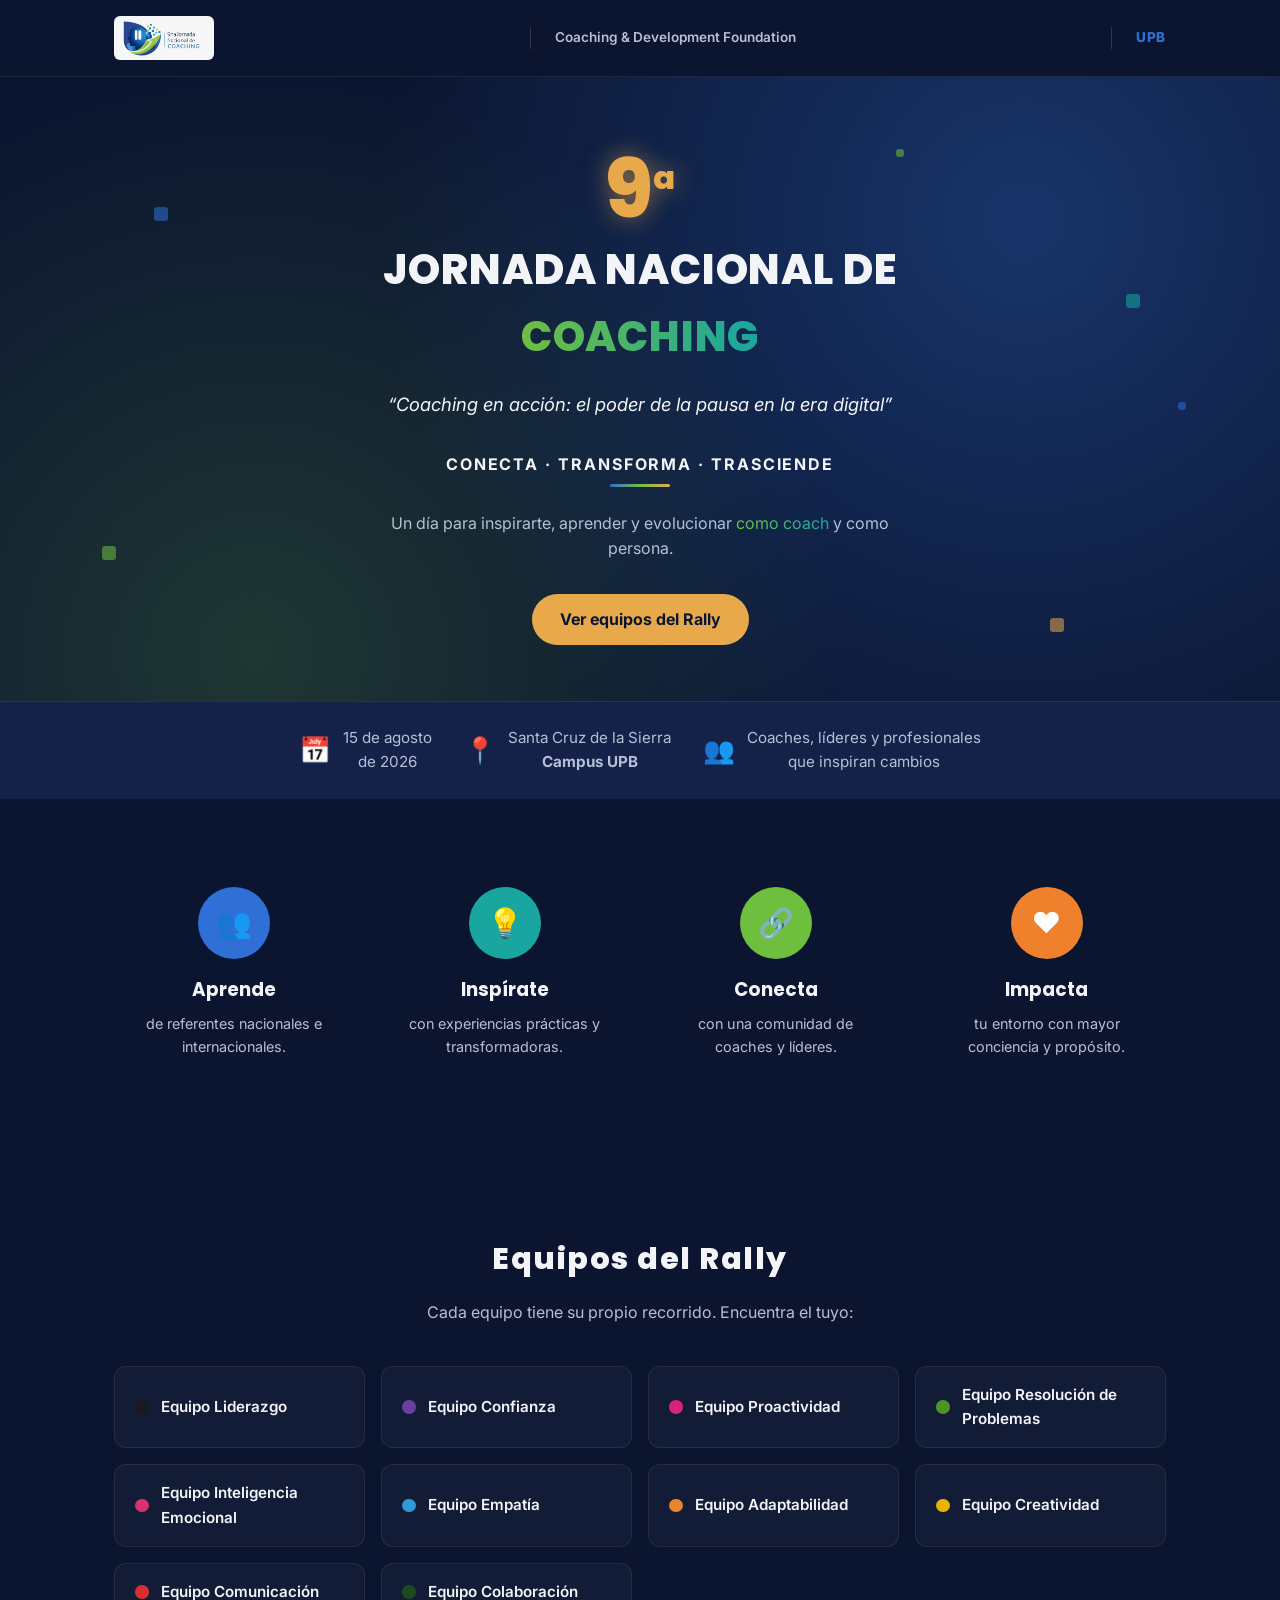
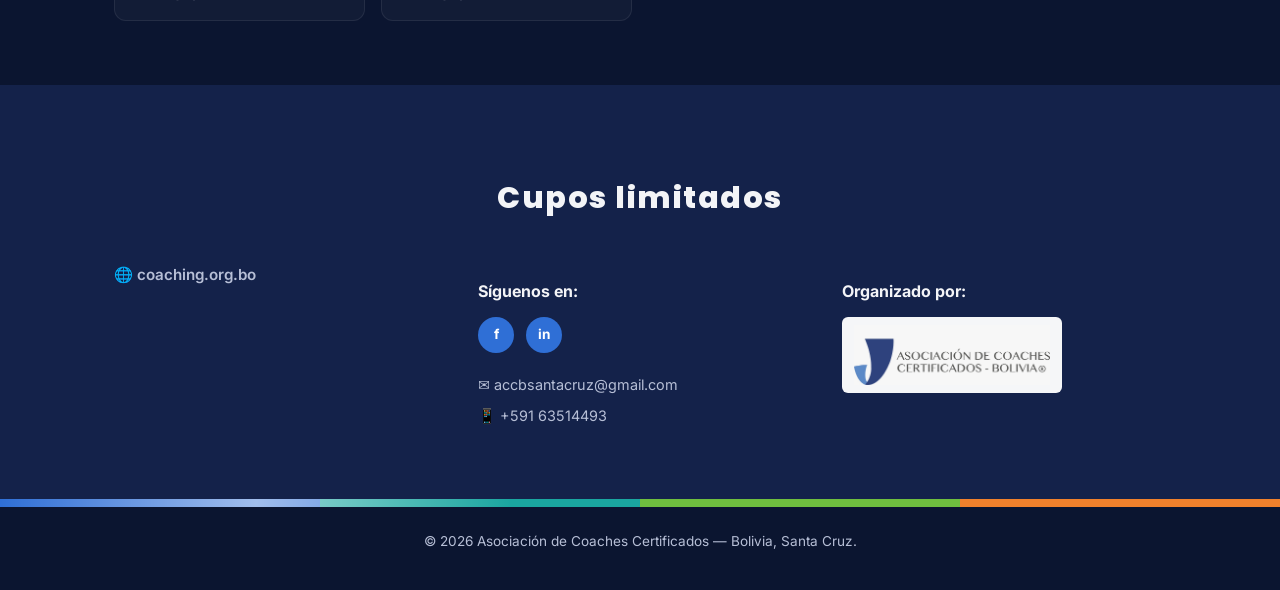
<file: index.html>
<!DOCTYPE html>
<html lang="es">
<head>
  <meta charset="UTF-8" />
  <meta name="viewport" content="width=device-width, initial-scale=1.0" />
  <title>9ª Jornada Nacional de Coaching</title>
  <meta name="description" content="Coaching en acción: el poder de la pausa en la era digital. 15 de agosto de 2026, Santa Cruz de la Sierra, Campus UPB." />
  <link rel="preconnect" href="https://fonts.googleapis.com" />
  <link rel="preconnect" href="https://fonts.gstatic.com" crossorigin />
  <link href="https://fonts.googleapis.com/css2?family=Poppins:wght@600;700;800&family=Inter:wght@400;500;600&display=swap" rel="stylesheet" />
  <link rel="stylesheet" href="css/styles.css" />
</head>
<body>

  <!-- Barra de logos -->
  <header class="logobar">
    <div class="container logobar__inner">
      <img class="logobar__logo" src="img/logo-jornada.png" alt="9na Jornada Nacional de Coaching" />
      <!-- TODO: reemplazar por <img src="img/logo-cdf.png" alt="Coaching & Development Foundation"> -->
      <span class="logobar__partner">Coaching &amp; Development Foundation</span>
      <!-- TODO: reemplazar por <img src="img/logo-upb.png" alt="UPB"> -->
      <span class="logobar__partner logobar__partner--upb">UPB</span>
    </div>
  </header>

  <main>
    <!-- Hero -->
    <section class="hero">
      <div class="hero__bg" aria-hidden="true">
        <span class="dot dot--blue"></span>
        <span class="dot dot--green"></span>
        <span class="dot dot--teal"></span>
        <span class="dot dot--gold"></span>
        <span class="dot dot--blue dot--sm"></span>
        <span class="dot dot--green dot--sm"></span>
      </div>
      <div class="container hero__content">
        <p class="hero__ordinal hero__reveal"><span>9</span><sup>a</sup></p>
        <h1 class="hero__reveal hero__reveal--1">JORNADA NACIONAL DE<br /><span class="highlight">COACHING</span></h1>
        <p class="hero__quote hero__reveal hero__reveal--2">&ldquo;Coaching en acción: el poder de la pausa en la era digital&rdquo;</p>
        <p class="hero__tagline hero__reveal hero__reveal--3">CONECTA &middot; TRANSFORMA &middot; TRASCIENDE</p>
        <p class="hero__desc hero__reveal hero__reveal--4">
          Un día para inspirarte, aprender y evolucionar
          <span class="highlight">como coach</span> y como persona.
        </p>
        <a href="#equipos" class="btn hero__reveal hero__reveal--4">Ver equipos del Rally</a>
      </div>

      <div class="infobar">
        <div class="container infobar__inner">
          <div class="infobar__item">
            <span class="infobar__icon">📅</span>
            <span>15 de agosto<br />de 2026</span>
          </div>
          <div class="infobar__item">
            <span class="infobar__icon">📍</span>
            <span>Santa Cruz de la Sierra<br /><strong>Campus UPB</strong></span>
          </div>
          <div class="infobar__item">
            <span class="infobar__icon">👥</span>
            <span>Coaches, líderes y profesionales<br />que inspiran cambios</span>
          </div>
        </div>
      </div>
    </section>

    <!-- Pilares -->
    <section id="pilares" class="section pillars">
      <div class="container">
        <div class="pillars__grid">
          <article class="pillar reveal">
            <div class="pillar__icon pillar__icon--blue">👥</div>
            <h3>Aprende</h3>
            <p>de referentes nacionales e internacionales.</p>
          </article>
          <article class="pillar reveal reveal--delay-1">
            <div class="pillar__icon pillar__icon--teal">💡</div>
            <h3>Inspírate</h3>
            <p>con experiencias prácticas y transformadoras.</p>
          </article>
          <article class="pillar reveal reveal--delay-2">
            <div class="pillar__icon pillar__icon--green">🔗</div>
            <h3>Conecta</h3>
            <p>con una comunidad de coaches y líderes.</p>
          </article>
          <article class="pillar reveal reveal--delay-3">
            <div class="pillar__icon pillar__icon--orange">❤️</div>
            <h3>Impacta</h3>
            <p>tu entorno con mayor conciencia y propósito.</p>
          </article>
        </div>
      </div>
    </section>

    <!-- Equipos del Rally -->
    <section id="equipos" class="section equipos">
      <div class="container">
        <h2 class="equipos__title reveal">Equipos del Rally</h2>
        <p class="equipos__desc reveal reveal--delay-1">
          Cada equipo tiene su propio recorrido. Encuentra el tuyo:
        </p>

        <div class="equipos__grid">
          <a href="equipo-liderazgo.html" class="equipo-card reveal">
            <span class="equipo-card__dot" style="background-color: #1a1a1a"></span>
            Equipo Liderazgo
          </a>
          <a href="equipo-confianza.html" class="equipo-card reveal reveal--delay-1">
            <span class="equipo-card__dot" style="background-color: #6a3fa0"></span>
            Equipo Confianza
          </a>
          <a href="equipo-proactividad.html" class="equipo-card reveal reveal--delay-2">
            <span class="equipo-card__dot" style="background-color: #d6247a"></span>
            Equipo Proactividad
          </a>
          <a href="equipo-resolucion-de-problemas.html" class="equipo-card reveal reveal--delay-3">
            <span class="equipo-card__dot" style="background-color: #4c9424"></span>
            Equipo Resolución de Problemas
          </a>
          <a href="equipo-inteligencia-emocional.html" class="equipo-card reveal">
            <span class="equipo-card__dot" style="background-color: #d6336c"></span>
            Equipo Inteligencia Emocional
          </a>
          <a href="equipo-empatia.html" class="equipo-card reveal reveal--delay-1">
            <span class="equipo-card__dot" style="background-color: #2f9bd6"></span>
            Equipo Empatía
          </a>
          <a href="equipo-adaptabilidad.html" class="equipo-card reveal reveal--delay-2">
            <span class="equipo-card__dot" style="background-color: #e8842a"></span>
            Equipo Adaptabilidad
          </a>
          <a href="equipo-creatividad.html" class="equipo-card reveal reveal--delay-3">
            <span class="equipo-card__dot" style="background-color: #e8b400"></span>
            Equipo Creatividad
          </a>
          <a href="equipo-comunicacion.html" class="equipo-card reveal">
            <span class="equipo-card__dot" style="background-color: #d62f2f"></span>
            Equipo Comunicación
          </a>
          <a href="equipo-colaboracion.html" class="equipo-card reveal reveal--delay-1">
            <span class="equipo-card__dot" style="background-color: #1f4a1f"></span>
            Equipo Colaboración
          </a>
        </div>
      </div>
    </section>

    <!-- Inscripción -->
    <section id="inscripcion" class="section section--alt inscripcion">
      <div class="container">
        <h2 class="inscripcion__title reveal">Cupos limitados</h2>

        <div class="inscripcion__grid">
          <div class="inscripcion__cta reveal">
            <p class="inscripcion__web">🌐 coaching.org.bo</p>
          </div>

          <div class="inscripcion__contact reveal reveal--delay-1">
            <p class="inscripcion__label">Síguenos en:</p>
            <div class="social">
              <a
                href="https://www.facebook.com/p/Jornada-Internacional-de-Coaching-100057290026170/"
                target="_blank"
                rel="noopener"
                class="social__icon"
                aria-label="Facebook"
                >f</a
              >
              <a href="#" class="social__icon" aria-label="LinkedIn">in</a>
            </div>
            <a class="inscripcion__link" href="mailto:accbsantacruz@gmail.com">✉️ accbsantacruz@gmail.com</a>
            <a class="inscripcion__link" href="https://wa.me/59163514493" target="_blank" rel="noopener">📱 +591 63514493</a>
          </div>

          <div class="inscripcion__org reveal reveal--delay-2">
            <p class="inscripcion__label">Organizado por:</p>
            <img class="org-logo" src="img/logo-accb.png" alt="Asociación de Coaches Certificados - Bolivia, Santa Cruz" />
          </div>
        </div>
      </div>
    </section>
  </main>

  <footer class="footer">
    <div class="footer__stripe" aria-hidden="true"></div>
    <div class="container">
      <p>&copy; <span id="year"></span> Asociación de Coaches Certificados &mdash; Bolivia, Santa Cruz.</p>
    </div>
  </footer>

  <script src="js/script.js"></script>
</body>
</html>
</file>
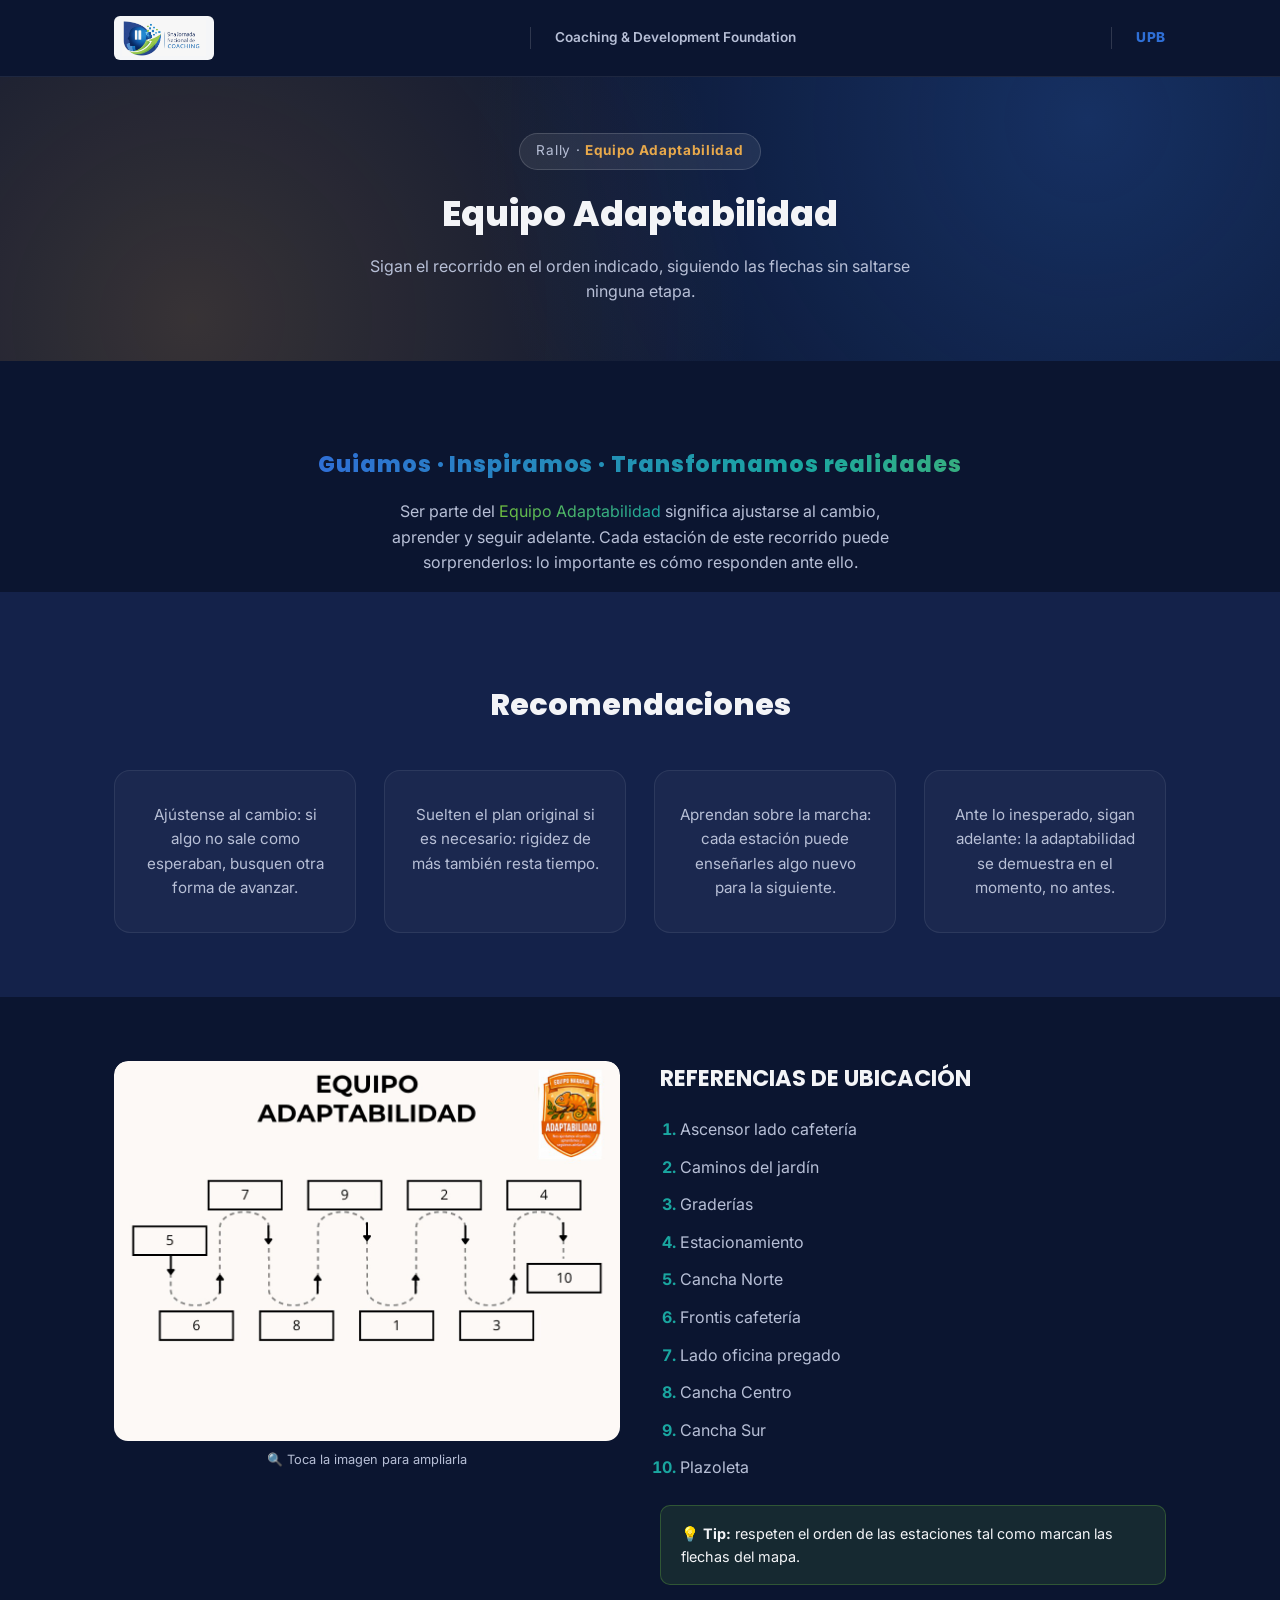
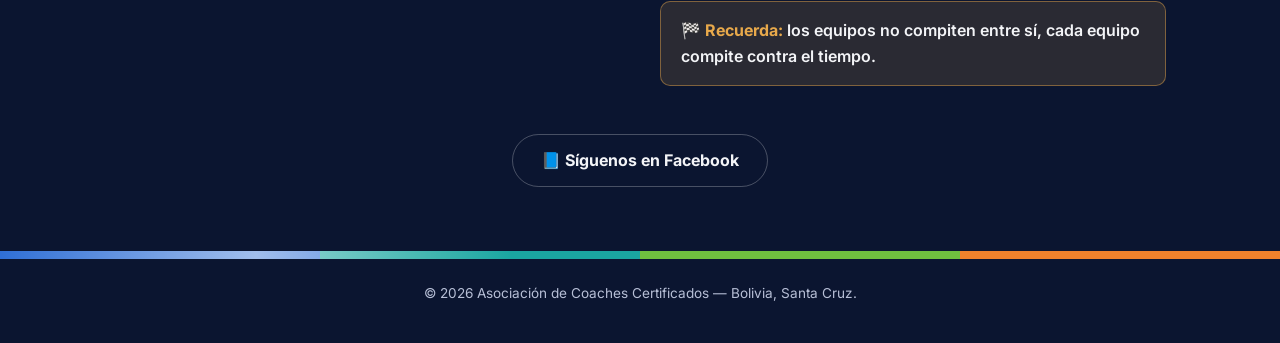
<file: equipo-adaptabilidad.html>
<!DOCTYPE html>
<html lang="es">
<head>
  <meta charset="UTF-8" />
  <meta name="viewport" content="width=device-width, initial-scale=1.0" />
  <title>Equipo Adaptabilidad | Rally &middot; 9ª Jornada Nacional de Coaching</title>
  <meta name="description" content="Equipo Adaptabilidad: mapa e indicaciones para esta etapa del Rally de la 9ª Jornada Nacional de Coaching." />
  <link rel="preconnect" href="https://fonts.googleapis.com" />
  <link rel="preconnect" href="https://fonts.gstatic.com" crossorigin />
  <link href="https://fonts.googleapis.com/css2?family=Poppins:wght@600;700;800&family=Inter:wght@400;500;600&display=swap" rel="stylesheet" />
  <link rel="stylesheet" href="css/styles.css" />
</head>
<body>

  <!-- Barra de logos -->
  <header class="logobar">
    <div class="container logobar__inner">
      <a href="index.html" class="logobar__home">
        <img class="logobar__logo" src="img/logo-jornada.png" alt="9na Jornada Nacional de Coaching" />
      </a>
      <span class="logobar__partner">Coaching &amp; Development Foundation</span>
      <span class="logobar__partner logobar__partner--upb">UPB</span>
    </div>
  </header>

  <main>
    <!-- Encabezado de la etapa -->
    <section class="etapa-hero">
      <div class="container etapa-hero__inner">
        <span class="etapa-badge reveal">Rally &middot; <strong>Equipo Adaptabilidad</strong></span>
        <h1 class="reveal reveal--delay-1">Equipo Adaptabilidad</h1>
        <p class="reveal reveal--delay-2">
          Sigan el recorrido en el orden indicado,
          siguiendo las flechas sin saltarse ninguna etapa.
        </p>
      </div>
    </section>

    <!-- Quiénes somos -->
    <section class="section equipo-intro">
      <div class="container">
        <p class="equipo-intro__tagline reveal">
          Guiamos &middot; Inspiramos &middot; Transformamos realidades
        </p>
        <p class="equipo-intro__desc reveal reveal--delay-1">
          Ser parte del <span class="highlight">Equipo Adaptabilidad</span> significa
          ajustarse al cambio, aprender y seguir adelante. Cada estación de este
          recorrido puede sorprenderlos: lo importante es cómo responden ante ello.
        </p>
      </div>
    </section>

    <!-- Recomendaciones -->
    <section class="section section--alt equipo-team">
      <div class="container">
        <h2 class="equipo-team__title reveal">Recomendaciones</h2>

        <div class="team-grid">
          <article class="team-card reveal">
            <p class="team-card__bio">
              Ajústense al cambio: si algo no sale como esperaban, busquen otra
              forma de avanzar.
            </p>
          </article>

          <article class="team-card reveal reveal--delay-1">
            <p class="team-card__bio">
              Suelten el plan original si es necesario: rigidez de más también
              resta tiempo.
            </p>
          </article>

          <article class="team-card reveal reveal--delay-2">
            <p class="team-card__bio">
              Aprendan sobre la marcha: cada estación puede enseñarles algo nuevo
              para la siguiente.
            </p>
          </article>

          <article class="team-card reveal reveal--delay-3">
            <p class="team-card__bio">
              Ante lo inesperado, sigan adelante: la adaptabilidad se demuestra en
              el momento, no antes.
            </p>
          </article>
        </div>
      </div>
    </section>

    <!-- Mapa e indicaciones -->
    <section class="section etapa-content">
      <div class="container etapa-grid">
        <div class="etapa-map reveal">
          <img
            class="zoomable"
            src="img/equipo-adaptabilidad.png"
            alt="Recorrido Equipo Adaptabilidad: estaciones 1 a 10"
          />
          <p class="etapa-map__hint">🔍 Toca la imagen para ampliarla</p>
        </div>

        <div class="etapa-indicaciones reveal reveal--delay-1">
          <h2>REFERENCIAS DE UBICACIÓN</h2>
          <ol class="etapa-lista">
            <li>Ascensor lado cafetería</li>
            <li>Caminos del jardín</li>
            <li>Graderías</li>
            <li>Estacionamiento</li>
            <li>Cancha Norte</li>
            <li>Frontis cafetería</li>
            <li>Lado oficina pregado</li>
            <li>Cancha Centro</li>
            <li>Cancha Sur</li>
            <li>Plazoleta</li>
          </ol>

          <div class="etapa-tip">
            💡 <strong>Tip:</strong> respeten el orden de las estaciones tal
            como marcan las flechas del mapa.
          </div>

          <div class="etapa-tip etapa-tip--destacado">
            🏁 <strong>Recuerda:</strong> los equipos no compiten entre sí, cada equipo
            compite contra el tiempo.
          </div>
        </div>
      </div>

      <div class="container etapa-nav etapa-nav--center">
        <a
          href="https://www.facebook.com/p/Jornada-Internacional-de-Coaching-100057290026170/"
          target="_blank"
          rel="noopener"
          class="btn btn--ghost"
        >
          📘 Síguenos en Facebook
        </a>
      </div>
    </section>
  </main>

  <footer class="footer">
    <div class="footer__stripe" aria-hidden="true"></div>
    <div class="container">
      <p>&copy; <span id="year"></span> Asociación de Coaches Certificados &mdash; Bolivia, Santa Cruz.</p>
    </div>
  </footer>

  <script src="js/script.js"></script>
</body>
</html>
</file>
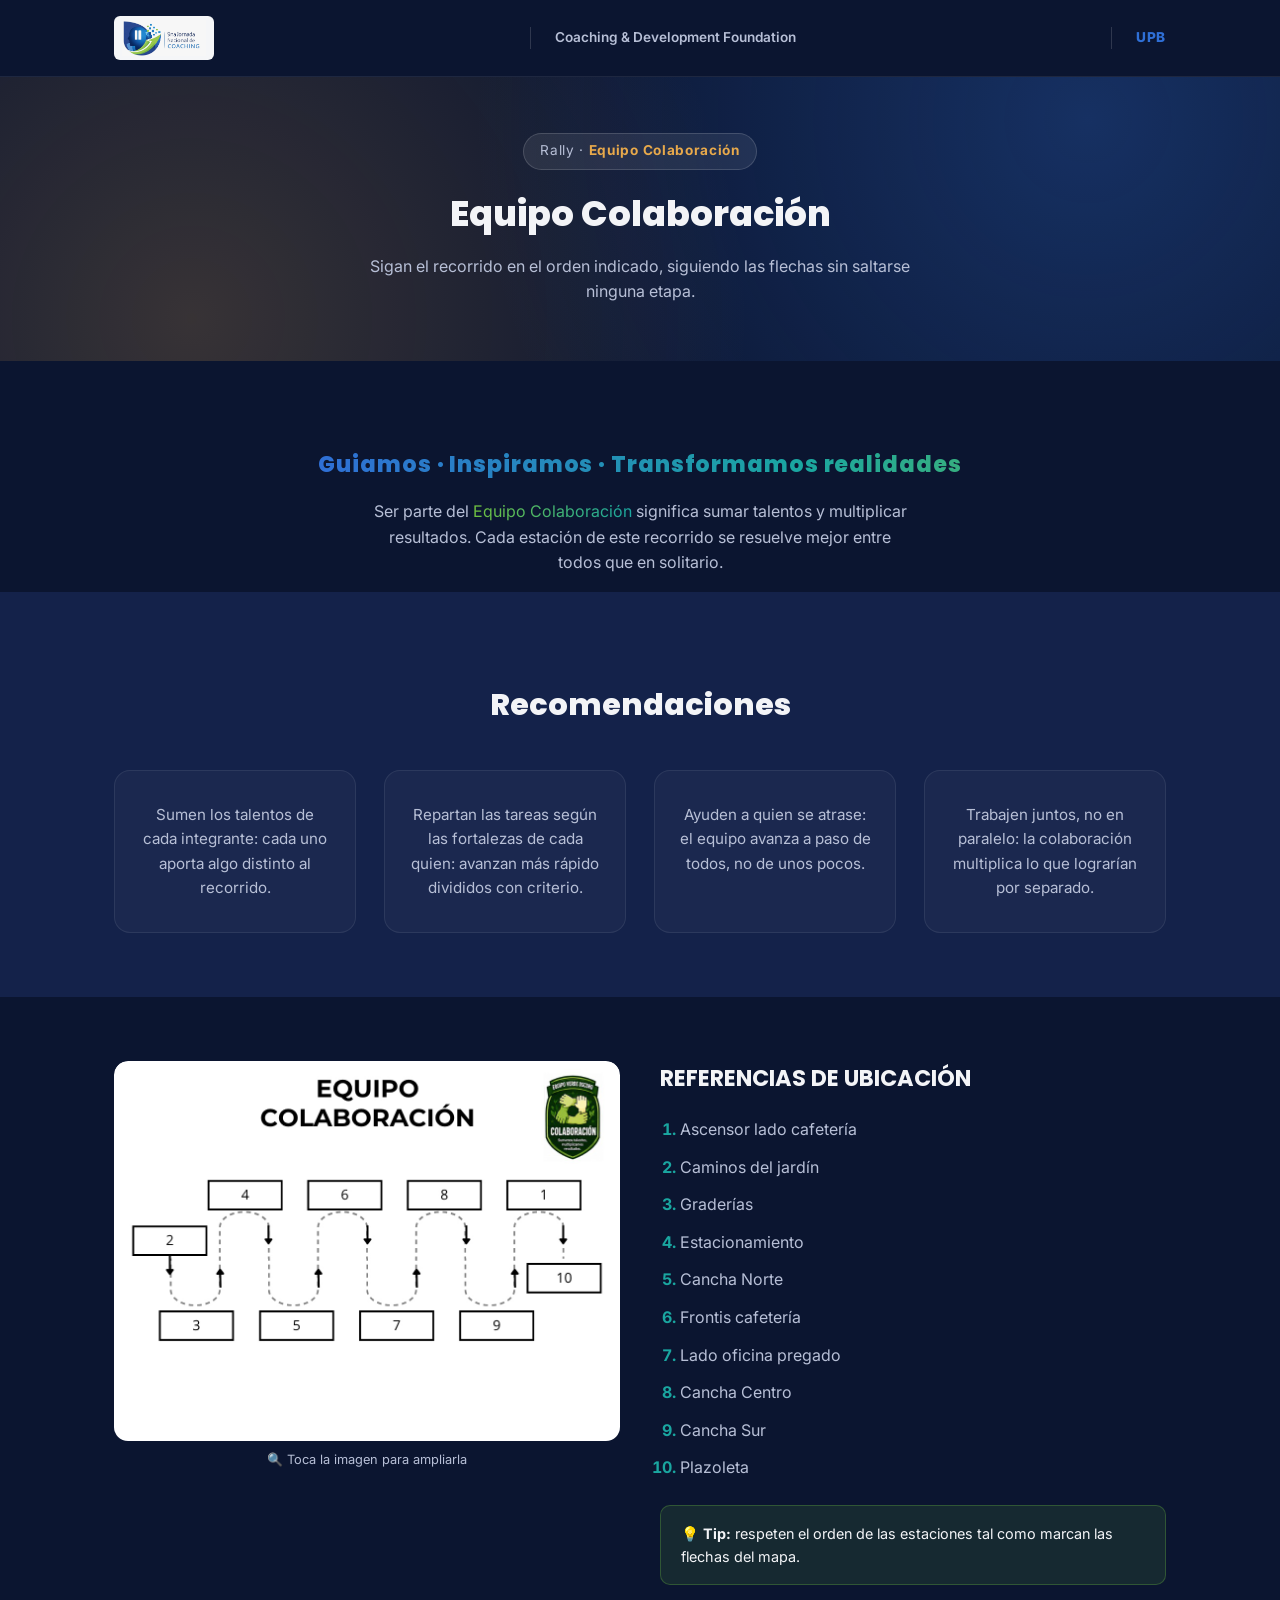
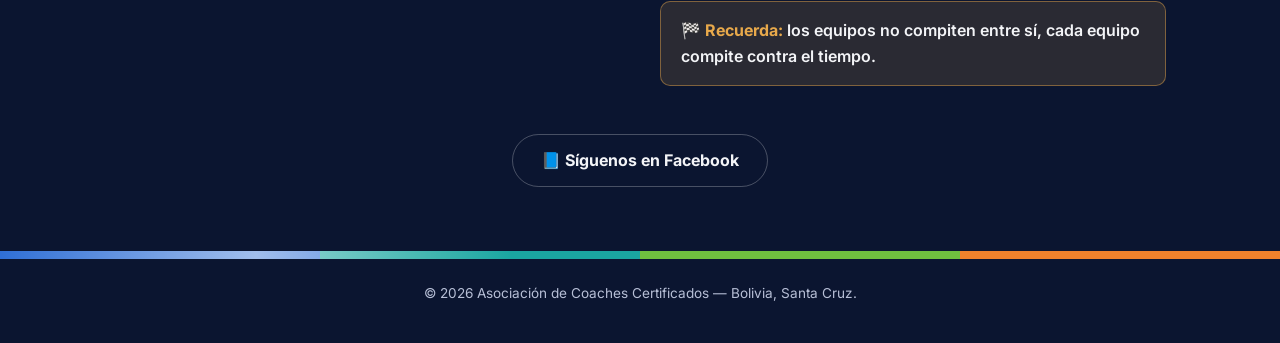
<file: equipo-colaboracion.html>
<!DOCTYPE html>
<html lang="es">
<head>
  <meta charset="UTF-8" />
  <meta name="viewport" content="width=device-width, initial-scale=1.0" />
  <title>Equipo Colaboración | Rally &middot; 9ª Jornada Nacional de Coaching</title>
  <meta name="description" content="Equipo Colaboración: mapa e indicaciones para esta etapa del Rally de la 9ª Jornada Nacional de Coaching." />
  <link rel="preconnect" href="https://fonts.googleapis.com" />
  <link rel="preconnect" href="https://fonts.gstatic.com" crossorigin />
  <link href="https://fonts.googleapis.com/css2?family=Poppins:wght@600;700;800&family=Inter:wght@400;500;600&display=swap" rel="stylesheet" />
  <link rel="stylesheet" href="css/styles.css" />
</head>
<body>

  <!-- Barra de logos -->
  <header class="logobar">
    <div class="container logobar__inner">
      <a href="index.html" class="logobar__home">
        <img class="logobar__logo" src="img/logo-jornada.png" alt="9na Jornada Nacional de Coaching" />
      </a>
      <span class="logobar__partner">Coaching &amp; Development Foundation</span>
      <span class="logobar__partner logobar__partner--upb">UPB</span>
    </div>
  </header>

  <main>
    <!-- Encabezado de la etapa -->
    <section class="etapa-hero">
      <div class="container etapa-hero__inner">
        <span class="etapa-badge reveal">Rally &middot; <strong>Equipo Colaboración</strong></span>
        <h1 class="reveal reveal--delay-1">Equipo Colaboración</h1>
        <p class="reveal reveal--delay-2">
          Sigan el recorrido en el orden indicado,
          siguiendo las flechas sin saltarse ninguna etapa.
        </p>
      </div>
    </section>

    <!-- Quiénes somos -->
    <section class="section equipo-intro">
      <div class="container">
        <p class="equipo-intro__tagline reveal">
          Guiamos &middot; Inspiramos &middot; Transformamos realidades
        </p>
        <p class="equipo-intro__desc reveal reveal--delay-1">
          Ser parte del <span class="highlight">Equipo Colaboración</span> significa
          sumar talentos y multiplicar resultados. Cada estación de este recorrido se
          resuelve mejor entre todos que en solitario.
        </p>
      </div>
    </section>

    <!-- Recomendaciones -->
    <section class="section section--alt equipo-team">
      <div class="container">
        <h2 class="equipo-team__title reveal">Recomendaciones</h2>

        <div class="team-grid">
          <article class="team-card reveal">
            <p class="team-card__bio">
              Sumen los talentos de cada integrante: cada uno aporta algo distinto
              al recorrido.
            </p>
          </article>

          <article class="team-card reveal reveal--delay-1">
            <p class="team-card__bio">
              Repartan las tareas según las fortalezas de cada quien: avanzan más
              rápido divididos con criterio.
            </p>
          </article>

          <article class="team-card reveal reveal--delay-2">
            <p class="team-card__bio">
              Ayuden a quien se atrase: el equipo avanza a paso de todos, no de
              unos pocos.
            </p>
          </article>

          <article class="team-card reveal reveal--delay-3">
            <p class="team-card__bio">
              Trabajen juntos, no en paralelo: la colaboración multiplica lo que
              lograrían por separado.
            </p>
          </article>
        </div>
      </div>
    </section>

    <!-- Mapa e indicaciones -->
    <section class="section etapa-content">
      <div class="container etapa-grid">
        <div class="etapa-map reveal">
          <img
            class="zoomable"
            src="img/equipo-colaboracion.png"
            alt="Recorrido Equipo Colaboración: estaciones 1 a 10"
          />
          <p class="etapa-map__hint">🔍 Toca la imagen para ampliarla</p>
        </div>

        <div class="etapa-indicaciones reveal reveal--delay-1">
          <h2>REFERENCIAS DE UBICACIÓN</h2>
          <ol class="etapa-lista">
            <li>Ascensor lado cafetería</li>
            <li>Caminos del jardín</li>
            <li>Graderías</li>
            <li>Estacionamiento</li>
            <li>Cancha Norte</li>
            <li>Frontis cafetería</li>
            <li>Lado oficina pregado</li>
            <li>Cancha Centro</li>
            <li>Cancha Sur</li>
            <li>Plazoleta</li>
          </ol>

          <div class="etapa-tip">
            💡 <strong>Tip:</strong> respeten el orden de las estaciones tal
            como marcan las flechas del mapa.
          </div>

          <div class="etapa-tip etapa-tip--destacado">
            🏁 <strong>Recuerda:</strong> los equipos no compiten entre sí, cada equipo
            compite contra el tiempo.
          </div>
        </div>
      </div>

      <div class="container etapa-nav etapa-nav--center">
        <a
          href="https://www.facebook.com/p/Jornada-Internacional-de-Coaching-100057290026170/"
          target="_blank"
          rel="noopener"
          class="btn btn--ghost"
        >
          📘 Síguenos en Facebook
        </a>
      </div>
    </section>
  </main>

  <footer class="footer">
    <div class="footer__stripe" aria-hidden="true"></div>
    <div class="container">
      <p>&copy; <span id="year"></span> Asociación de Coaches Certificados &mdash; Bolivia, Santa Cruz.</p>
    </div>
  </footer>

  <script src="js/script.js"></script>
</body>
</html>
</file>
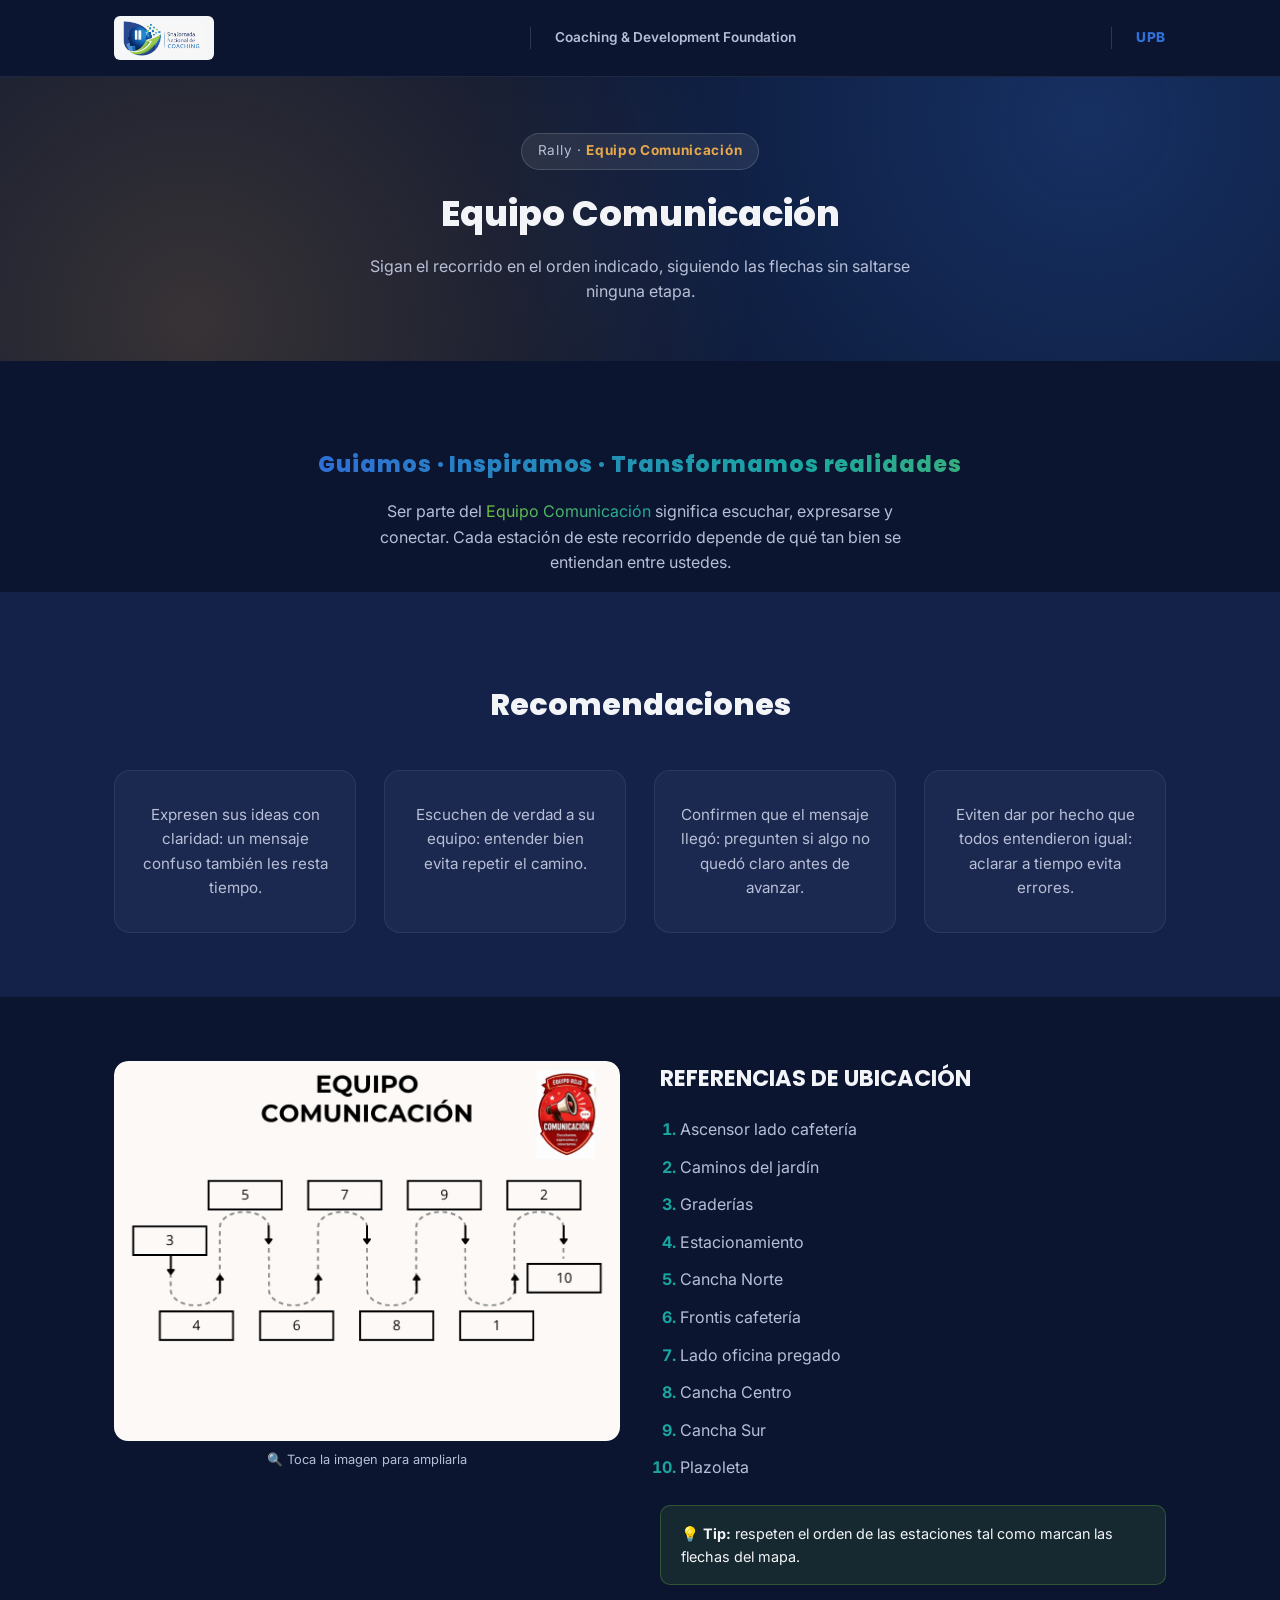
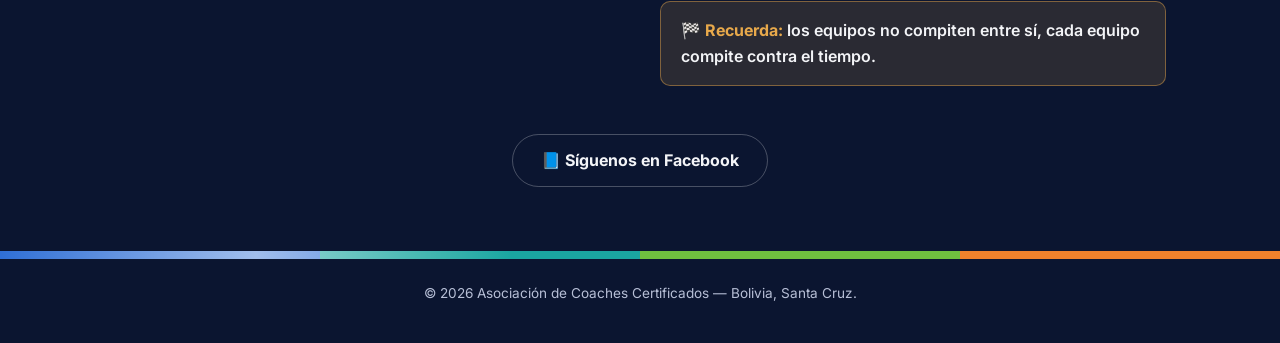
<file: equipo-comunicacion.html>
<!DOCTYPE html>
<html lang="es">
<head>
  <meta charset="UTF-8" />
  <meta name="viewport" content="width=device-width, initial-scale=1.0" />
  <title>Equipo Comunicación | Rally &middot; 9ª Jornada Nacional de Coaching</title>
  <meta name="description" content="Equipo Comunicación: mapa e indicaciones para esta etapa del Rally de la 9ª Jornada Nacional de Coaching." />
  <link rel="preconnect" href="https://fonts.googleapis.com" />
  <link rel="preconnect" href="https://fonts.gstatic.com" crossorigin />
  <link href="https://fonts.googleapis.com/css2?family=Poppins:wght@600;700;800&family=Inter:wght@400;500;600&display=swap" rel="stylesheet" />
  <link rel="stylesheet" href="css/styles.css" />
</head>
<body>

  <!-- Barra de logos -->
  <header class="logobar">
    <div class="container logobar__inner">
      <a href="index.html" class="logobar__home">
        <img class="logobar__logo" src="img/logo-jornada.png" alt="9na Jornada Nacional de Coaching" />
      </a>
      <span class="logobar__partner">Coaching &amp; Development Foundation</span>
      <span class="logobar__partner logobar__partner--upb">UPB</span>
    </div>
  </header>

  <main>
    <!-- Encabezado de la etapa -->
    <section class="etapa-hero">
      <div class="container etapa-hero__inner">
        <span class="etapa-badge reveal">Rally &middot; <strong>Equipo Comunicación</strong></span>
        <h1 class="reveal reveal--delay-1">Equipo Comunicación</h1>
        <p class="reveal reveal--delay-2">
          Sigan el recorrido en el orden indicado,
          siguiendo las flechas sin saltarse ninguna etapa.
        </p>
      </div>
    </section>

    <!-- Quiénes somos -->
    <section class="section equipo-intro">
      <div class="container">
        <p class="equipo-intro__tagline reveal">
          Guiamos &middot; Inspiramos &middot; Transformamos realidades
        </p>
        <p class="equipo-intro__desc reveal reveal--delay-1">
          Ser parte del <span class="highlight">Equipo Comunicación</span> significa
          escuchar, expresarse y conectar. Cada estación de este recorrido depende de
          qué tan bien se entiendan entre ustedes.
        </p>
      </div>
    </section>

    <!-- Recomendaciones -->
    <section class="section section--alt equipo-team">
      <div class="container">
        <h2 class="equipo-team__title reveal">Recomendaciones</h2>

        <div class="team-grid">
          <article class="team-card reveal">
            <p class="team-card__bio">
              Expresen sus ideas con claridad: un mensaje confuso también les
              resta tiempo.
            </p>
          </article>

          <article class="team-card reveal reveal--delay-1">
            <p class="team-card__bio">
              Escuchen de verdad a su equipo: entender bien evita repetir el
              camino.
            </p>
          </article>

          <article class="team-card reveal reveal--delay-2">
            <p class="team-card__bio">
              Confirmen que el mensaje llegó: pregunten si algo no quedó claro
              antes de avanzar.
            </p>
          </article>

          <article class="team-card reveal reveal--delay-3">
            <p class="team-card__bio">
              Eviten dar por hecho que todos entendieron igual: aclarar a tiempo
              evita errores.
            </p>
          </article>
        </div>
      </div>
    </section>

    <!-- Mapa e indicaciones -->
    <section class="section etapa-content">
      <div class="container etapa-grid">
        <div class="etapa-map reveal">
          <img
            class="zoomable"
            src="img/equipo-comunicacion.png"
            alt="Recorrido Equipo Comunicación: estaciones 1 a 10"
          />
          <p class="etapa-map__hint">🔍 Toca la imagen para ampliarla</p>
        </div>

        <div class="etapa-indicaciones reveal reveal--delay-1">
          <h2>REFERENCIAS DE UBICACIÓN</h2>
          <ol class="etapa-lista">
            <li>Ascensor lado cafetería</li>
            <li>Caminos del jardín</li>
            <li>Graderías</li>
            <li>Estacionamiento</li>
            <li>Cancha Norte</li>
            <li>Frontis cafetería</li>
            <li>Lado oficina pregado</li>
            <li>Cancha Centro</li>
            <li>Cancha Sur</li>
            <li>Plazoleta</li>
          </ol>

          <div class="etapa-tip">
            💡 <strong>Tip:</strong> respeten el orden de las estaciones tal
            como marcan las flechas del mapa.
          </div>

          <div class="etapa-tip etapa-tip--destacado">
            🏁 <strong>Recuerda:</strong> los equipos no compiten entre sí, cada equipo
            compite contra el tiempo.
          </div>
        </div>
      </div>

      <div class="container etapa-nav etapa-nav--center">
        <a
          href="https://www.facebook.com/p/Jornada-Internacional-de-Coaching-100057290026170/"
          target="_blank"
          rel="noopener"
          class="btn btn--ghost"
        >
          📘 Síguenos en Facebook
        </a>
      </div>
    </section>
  </main>

  <footer class="footer">
    <div class="footer__stripe" aria-hidden="true"></div>
    <div class="container">
      <p>&copy; <span id="year"></span> Asociación de Coaches Certificados &mdash; Bolivia, Santa Cruz.</p>
    </div>
  </footer>

  <script src="js/script.js"></script>
</body>
</html>
</file>
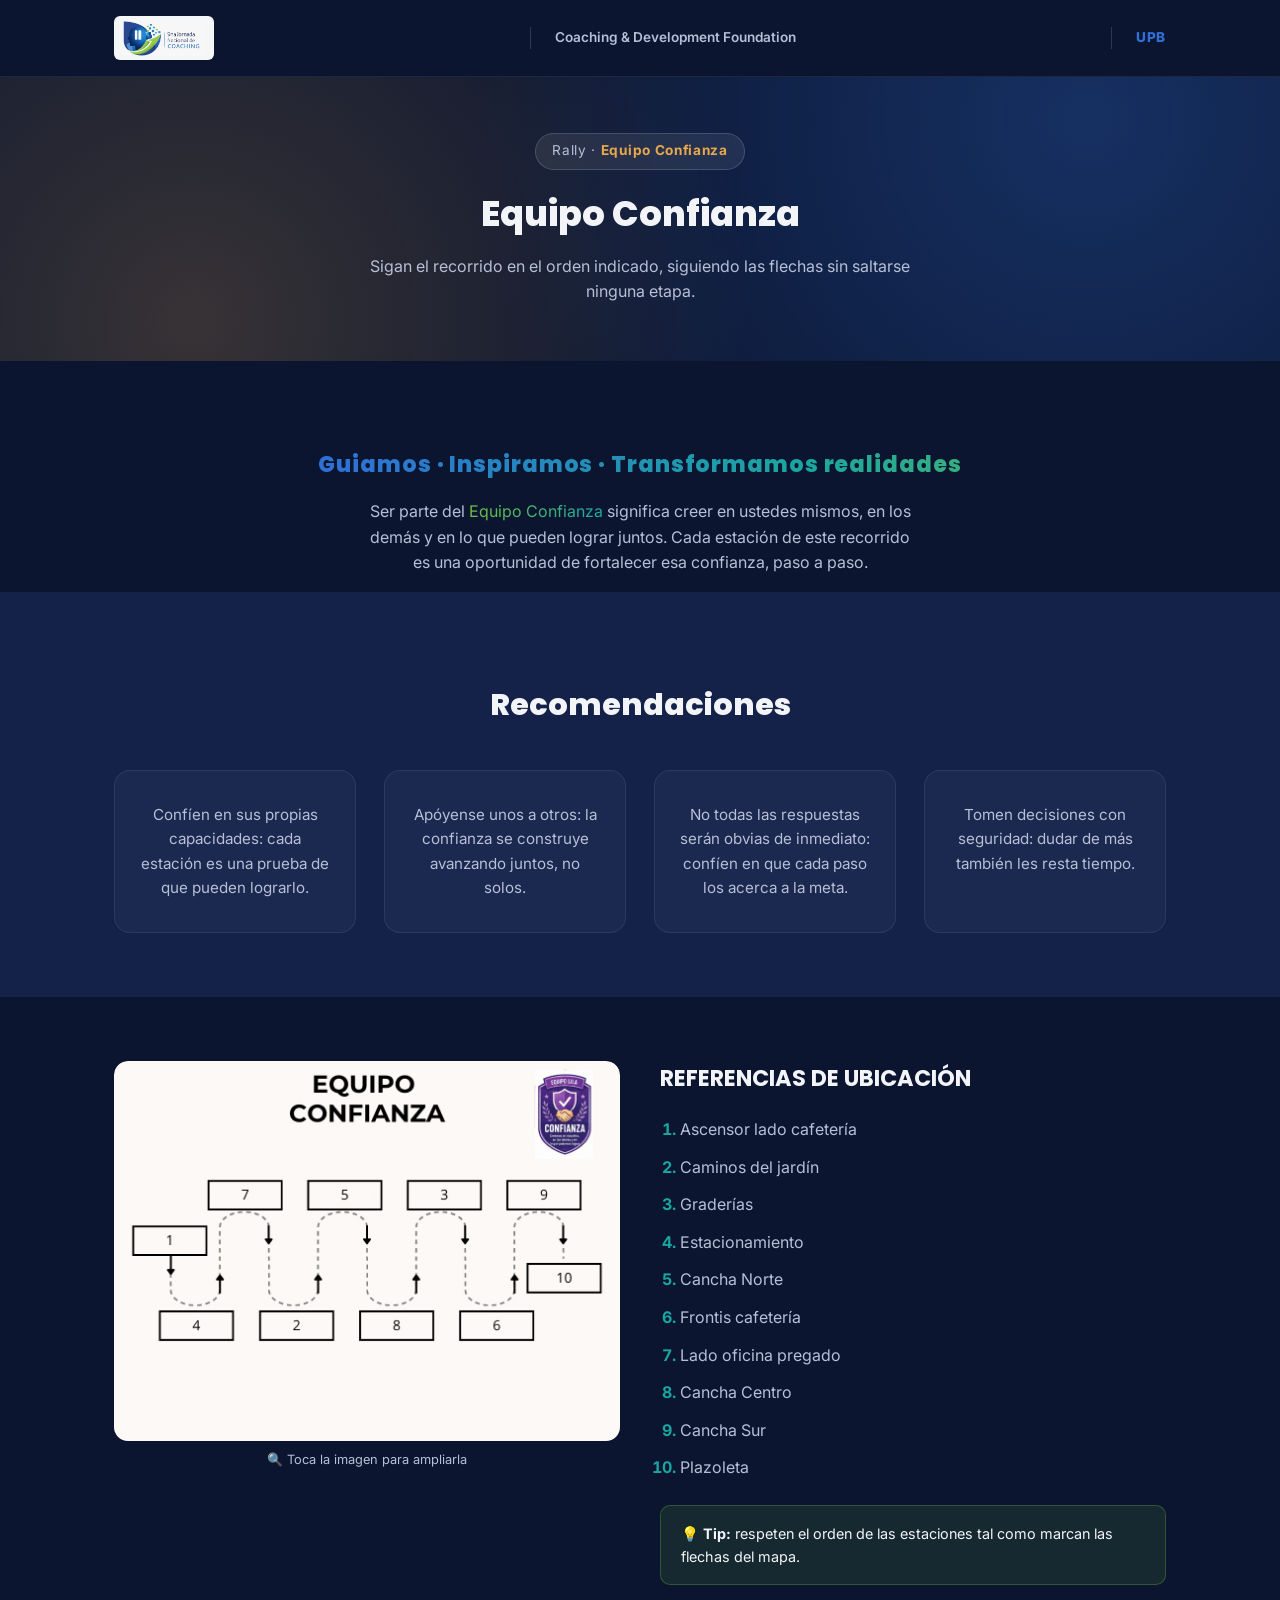
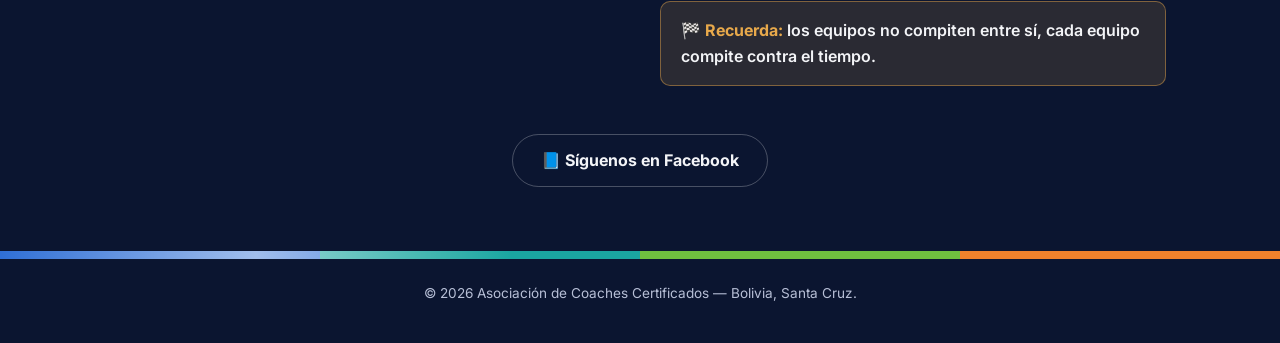
<file: equipo-confianza.html>
<!DOCTYPE html>
<html lang="es">
<head>
  <meta charset="UTF-8" />
  <meta name="viewport" content="width=device-width, initial-scale=1.0" />
  <title>Equipo Confianza | Rally &middot; 9ª Jornada Nacional de Coaching</title>
  <meta name="description" content="Equipo Confianza: mapa e indicaciones para esta etapa del Rally de la 9ª Jornada Nacional de Coaching." />
  <link rel="preconnect" href="https://fonts.googleapis.com" />
  <link rel="preconnect" href="https://fonts.gstatic.com" crossorigin />
  <link href="https://fonts.googleapis.com/css2?family=Poppins:wght@600;700;800&family=Inter:wght@400;500;600&display=swap" rel="stylesheet" />
  <link rel="stylesheet" href="css/styles.css" />
</head>
<body>

  <!-- Barra de logos -->
  <header class="logobar">
    <div class="container logobar__inner">
      <a href="index.html" class="logobar__home">
        <img class="logobar__logo" src="img/logo-jornada.png" alt="9na Jornada Nacional de Coaching" />
      </a>
      <span class="logobar__partner">Coaching &amp; Development Foundation</span>
      <span class="logobar__partner logobar__partner--upb">UPB</span>
    </div>
  </header>

  <main>
    <!-- Encabezado de la etapa -->
    <section class="etapa-hero">
      <div class="container etapa-hero__inner">
        <span class="etapa-badge reveal">Rally &middot; <strong>Equipo Confianza</strong></span>
        <h1 class="reveal reveal--delay-1">Equipo Confianza</h1>
        <p class="reveal reveal--delay-2">
          Sigan el recorrido en el orden indicado,
          siguiendo las flechas sin saltarse ninguna etapa.
        </p>
      </div>
    </section>

    <!-- Quiénes somos -->
    <section class="section equipo-intro">
      <div class="container">
        <p class="equipo-intro__tagline reveal">
          Guiamos &middot; Inspiramos &middot; Transformamos realidades
        </p>
        <p class="equipo-intro__desc reveal reveal--delay-1">
          Ser parte del <span class="highlight">Equipo Confianza</span> significa creer en
          ustedes mismos, en los demás y en lo que pueden lograr juntos. Cada estación de
          este recorrido es una oportunidad de fortalecer esa confianza, paso a paso.
        </p>
      </div>
    </section>

    <!-- Recomendaciones -->
    <section class="section section--alt equipo-team">
      <div class="container">
        <h2 class="equipo-team__title reveal">Recomendaciones</h2>

        <div class="team-grid">
          <article class="team-card reveal">
            <p class="team-card__bio">
              Confíen en sus propias capacidades: cada estación es una prueba de que
              pueden lograrlo.
            </p>
          </article>

          <article class="team-card reveal reveal--delay-1">
            <p class="team-card__bio">
              Apóyense unos a otros: la confianza se construye avanzando juntos, no
              solos.
            </p>
          </article>

          <article class="team-card reveal reveal--delay-2">
            <p class="team-card__bio">
              No todas las respuestas serán obvias de inmediato: confíen en que cada
              paso los acerca a la meta.
            </p>
          </article>

          <article class="team-card reveal reveal--delay-3">
            <p class="team-card__bio">
              Tomen decisiones con seguridad: dudar de más también les resta tiempo.
            </p>
          </article>
        </div>
      </div>
    </section>

    <!-- Mapa e indicaciones -->
    <section class="section etapa-content">
      <div class="container etapa-grid">
        <div class="etapa-map reveal">
          <img
            class="zoomable"
            src="img/equipo-confianza.png"
            alt="Recorrido Equipo Confianza: estaciones 1 a 10"
          />
          <p class="etapa-map__hint">🔍 Toca la imagen para ampliarla</p>
        </div>

        <div class="etapa-indicaciones reveal reveal--delay-1">
          <h2>REFERENCIAS DE UBICACIÓN</h2>
          <ol class="etapa-lista">
            <li>Ascensor lado cafetería</li>
            <li>Caminos del jardín</li>
            <li>Graderías</li>
            <li>Estacionamiento</li>
            <li>Cancha Norte</li>
            <li>Frontis cafetería</li>
            <li>Lado oficina pregado</li>
            <li>Cancha Centro</li>
            <li>Cancha Sur</li>
            <li>Plazoleta</li>
          </ol>

          <div class="etapa-tip">
            💡 <strong>Tip:</strong> respeten el orden de las estaciones tal
            como marcan las flechas del mapa.
          </div>

          <div class="etapa-tip etapa-tip--destacado">
            🏁 <strong>Recuerda:</strong> los equipos no compiten entre sí, cada equipo
            compite contra el tiempo.
          </div>
        </div>
      </div>

      <div class="container etapa-nav etapa-nav--center">
        <a
          href="https://www.facebook.com/p/Jornada-Internacional-de-Coaching-100057290026170/"
          target="_blank"
          rel="noopener"
          class="btn btn--ghost"
        >
          📘 Síguenos en Facebook
        </a>
      </div>
    </section>
  </main>

  <footer class="footer">
    <div class="footer__stripe" aria-hidden="true"></div>
    <div class="container">
      <p>&copy; <span id="year"></span> Asociación de Coaches Certificados &mdash; Bolivia, Santa Cruz.</p>
    </div>
  </footer>

  <script src="js/script.js"></script>
</body>
</html>
</file>
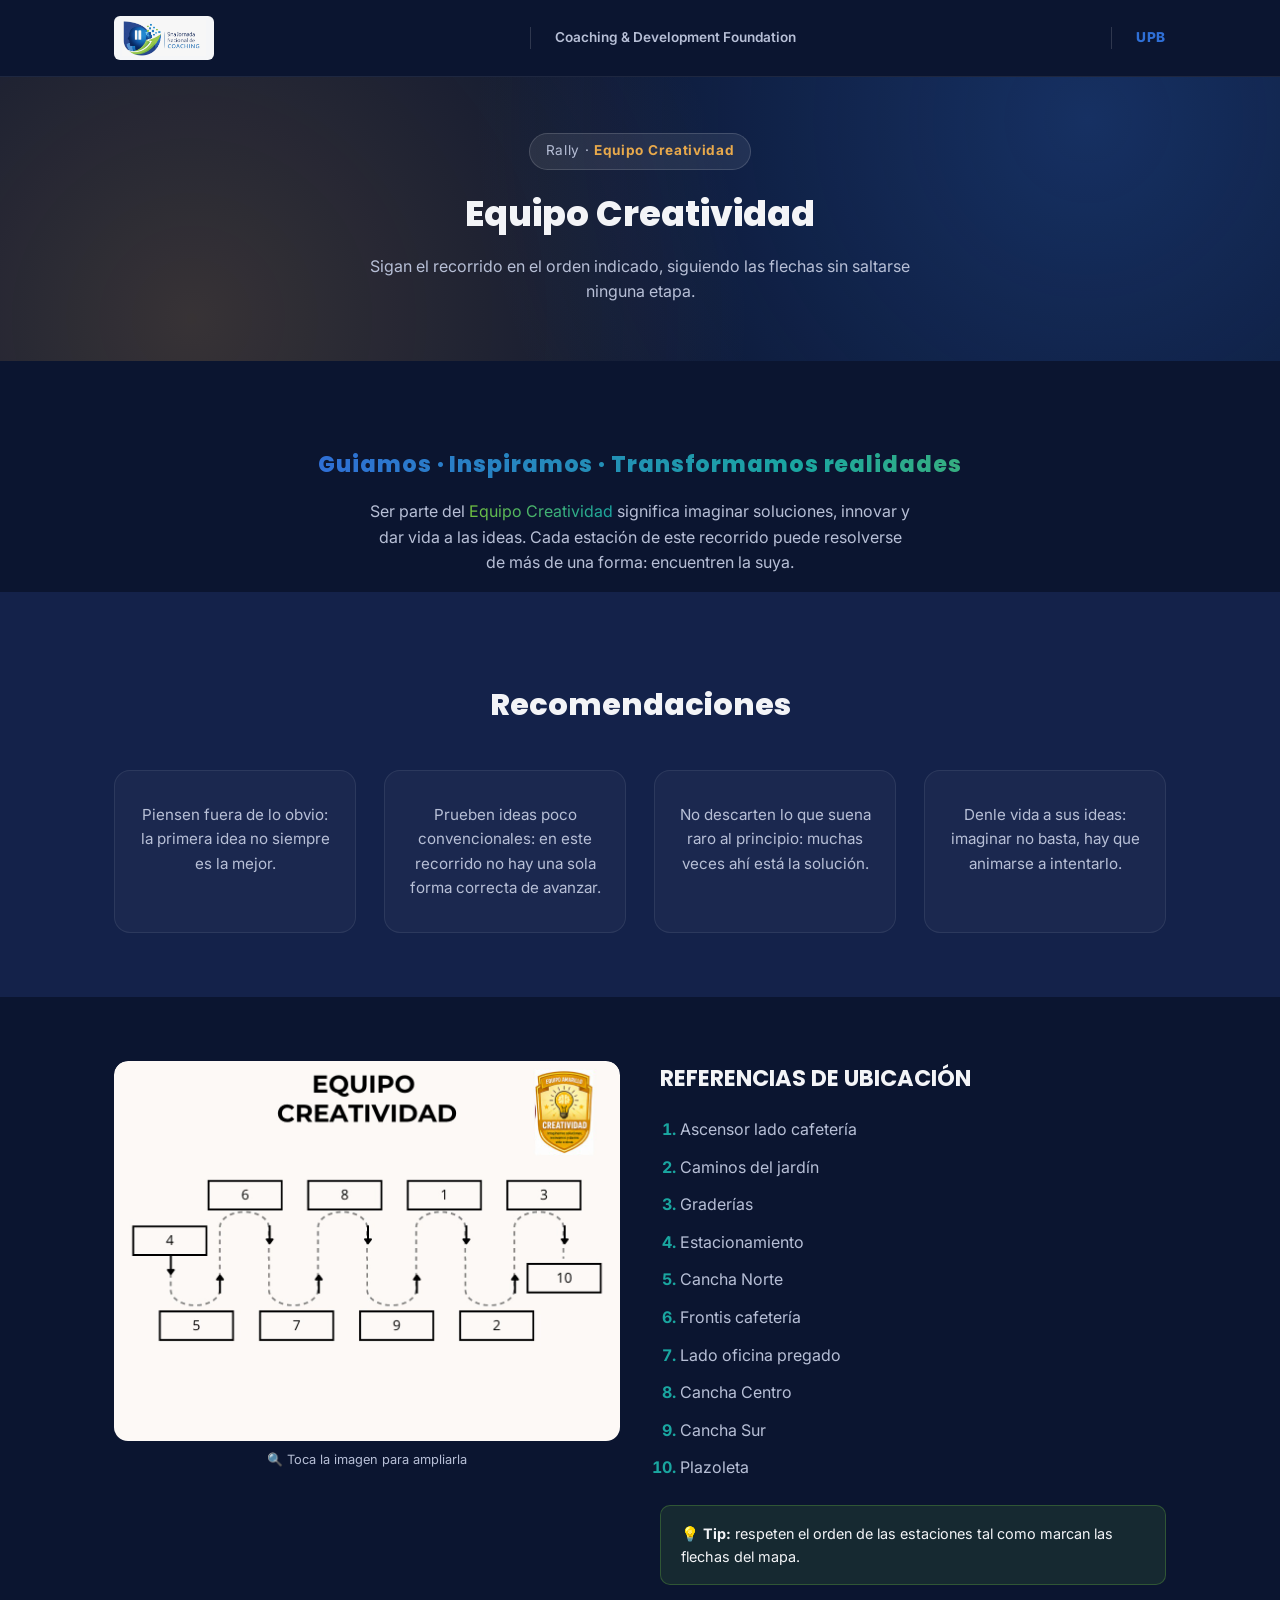
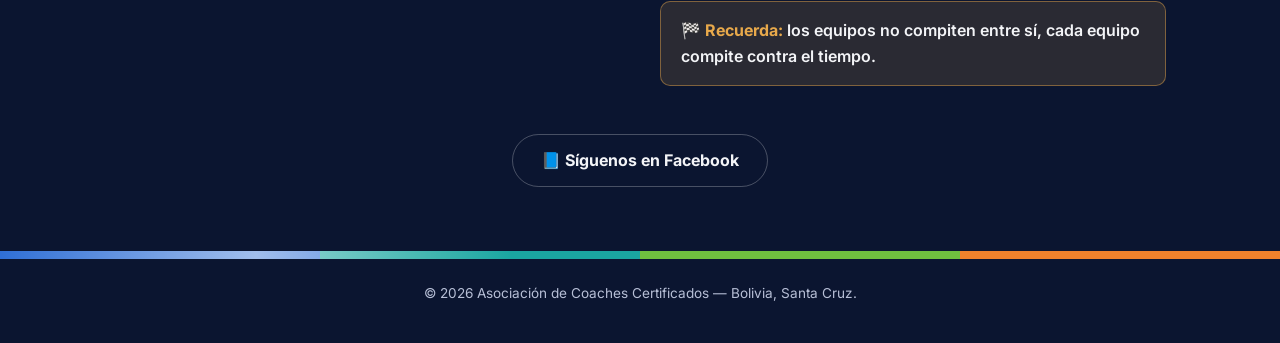
<file: equipo-creatividad.html>
<!DOCTYPE html>
<html lang="es">
<head>
  <meta charset="UTF-8" />
  <meta name="viewport" content="width=device-width, initial-scale=1.0" />
  <title>Equipo Creatividad | Rally &middot; 9ª Jornada Nacional de Coaching</title>
  <meta name="description" content="Equipo Creatividad: mapa e indicaciones para esta etapa del Rally de la 9ª Jornada Nacional de Coaching." />
  <link rel="preconnect" href="https://fonts.googleapis.com" />
  <link rel="preconnect" href="https://fonts.gstatic.com" crossorigin />
  <link href="https://fonts.googleapis.com/css2?family=Poppins:wght@600;700;800&family=Inter:wght@400;500;600&display=swap" rel="stylesheet" />
  <link rel="stylesheet" href="css/styles.css" />
</head>
<body>

  <!-- Barra de logos -->
  <header class="logobar">
    <div class="container logobar__inner">
      <a href="index.html" class="logobar__home">
        <img class="logobar__logo" src="img/logo-jornada.png" alt="9na Jornada Nacional de Coaching" />
      </a>
      <span class="logobar__partner">Coaching &amp; Development Foundation</span>
      <span class="logobar__partner logobar__partner--upb">UPB</span>
    </div>
  </header>

  <main>
    <!-- Encabezado de la etapa -->
    <section class="etapa-hero">
      <div class="container etapa-hero__inner">
        <span class="etapa-badge reveal">Rally &middot; <strong>Equipo Creatividad</strong></span>
        <h1 class="reveal reveal--delay-1">Equipo Creatividad</h1>
        <p class="reveal reveal--delay-2">
          Sigan el recorrido en el orden indicado,
          siguiendo las flechas sin saltarse ninguna etapa.
        </p>
      </div>
    </section>

    <!-- Quiénes somos -->
    <section class="section equipo-intro">
      <div class="container">
        <p class="equipo-intro__tagline reveal">
          Guiamos &middot; Inspiramos &middot; Transformamos realidades
        </p>
        <p class="equipo-intro__desc reveal reveal--delay-1">
          Ser parte del <span class="highlight">Equipo Creatividad</span> significa
          imaginar soluciones, innovar y dar vida a las ideas. Cada estación de este
          recorrido puede resolverse de más de una forma: encuentren la suya.
        </p>
      </div>
    </section>

    <!-- Recomendaciones -->
    <section class="section section--alt equipo-team">
      <div class="container">
        <h2 class="equipo-team__title reveal">Recomendaciones</h2>

        <div class="team-grid">
          <article class="team-card reveal">
            <p class="team-card__bio">
              Piensen fuera de lo obvio: la primera idea no siempre es la mejor.
            </p>
          </article>

          <article class="team-card reveal reveal--delay-1">
            <p class="team-card__bio">
              Prueben ideas poco convencionales: en este recorrido no hay una sola
              forma correcta de avanzar.
            </p>
          </article>

          <article class="team-card reveal reveal--delay-2">
            <p class="team-card__bio">
              No descarten lo que suena raro al principio: muchas veces ahí está la
              solución.
            </p>
          </article>

          <article class="team-card reveal reveal--delay-3">
            <p class="team-card__bio">
              Denle vida a sus ideas: imaginar no basta, hay que animarse a
              intentarlo.
            </p>
          </article>
        </div>
      </div>
    </section>

    <!-- Mapa e indicaciones -->
    <section class="section etapa-content">
      <div class="container etapa-grid">
        <div class="etapa-map reveal">
          <img
            class="zoomable"
            src="img/equipo-creatividad.png"
            alt="Recorrido Equipo Creatividad: estaciones 1 a 10"
          />
          <p class="etapa-map__hint">🔍 Toca la imagen para ampliarla</p>
        </div>

        <div class="etapa-indicaciones reveal reveal--delay-1">
          <h2>REFERENCIAS DE UBICACIÓN</h2>
          <ol class="etapa-lista">
            <li>Ascensor lado cafetería</li>
            <li>Caminos del jardín</li>
            <li>Graderías</li>
            <li>Estacionamiento</li>
            <li>Cancha Norte</li>
            <li>Frontis cafetería</li>
            <li>Lado oficina pregado</li>
            <li>Cancha Centro</li>
            <li>Cancha Sur</li>
            <li>Plazoleta</li>
          </ol>

          <div class="etapa-tip">
            💡 <strong>Tip:</strong> respeten el orden de las estaciones tal
            como marcan las flechas del mapa.
          </div>

          <div class="etapa-tip etapa-tip--destacado">
            🏁 <strong>Recuerda:</strong> los equipos no compiten entre sí, cada equipo
            compite contra el tiempo.
          </div>
        </div>
      </div>

      <div class="container etapa-nav etapa-nav--center">
        <a
          href="https://www.facebook.com/p/Jornada-Internacional-de-Coaching-100057290026170/"
          target="_blank"
          rel="noopener"
          class="btn btn--ghost"
        >
          📘 Síguenos en Facebook
        </a>
      </div>
    </section>
  </main>

  <footer class="footer">
    <div class="footer__stripe" aria-hidden="true"></div>
    <div class="container">
      <p>&copy; <span id="year"></span> Asociación de Coaches Certificados &mdash; Bolivia, Santa Cruz.</p>
    </div>
  </footer>

  <script src="js/script.js"></script>
</body>
</html>
</file>
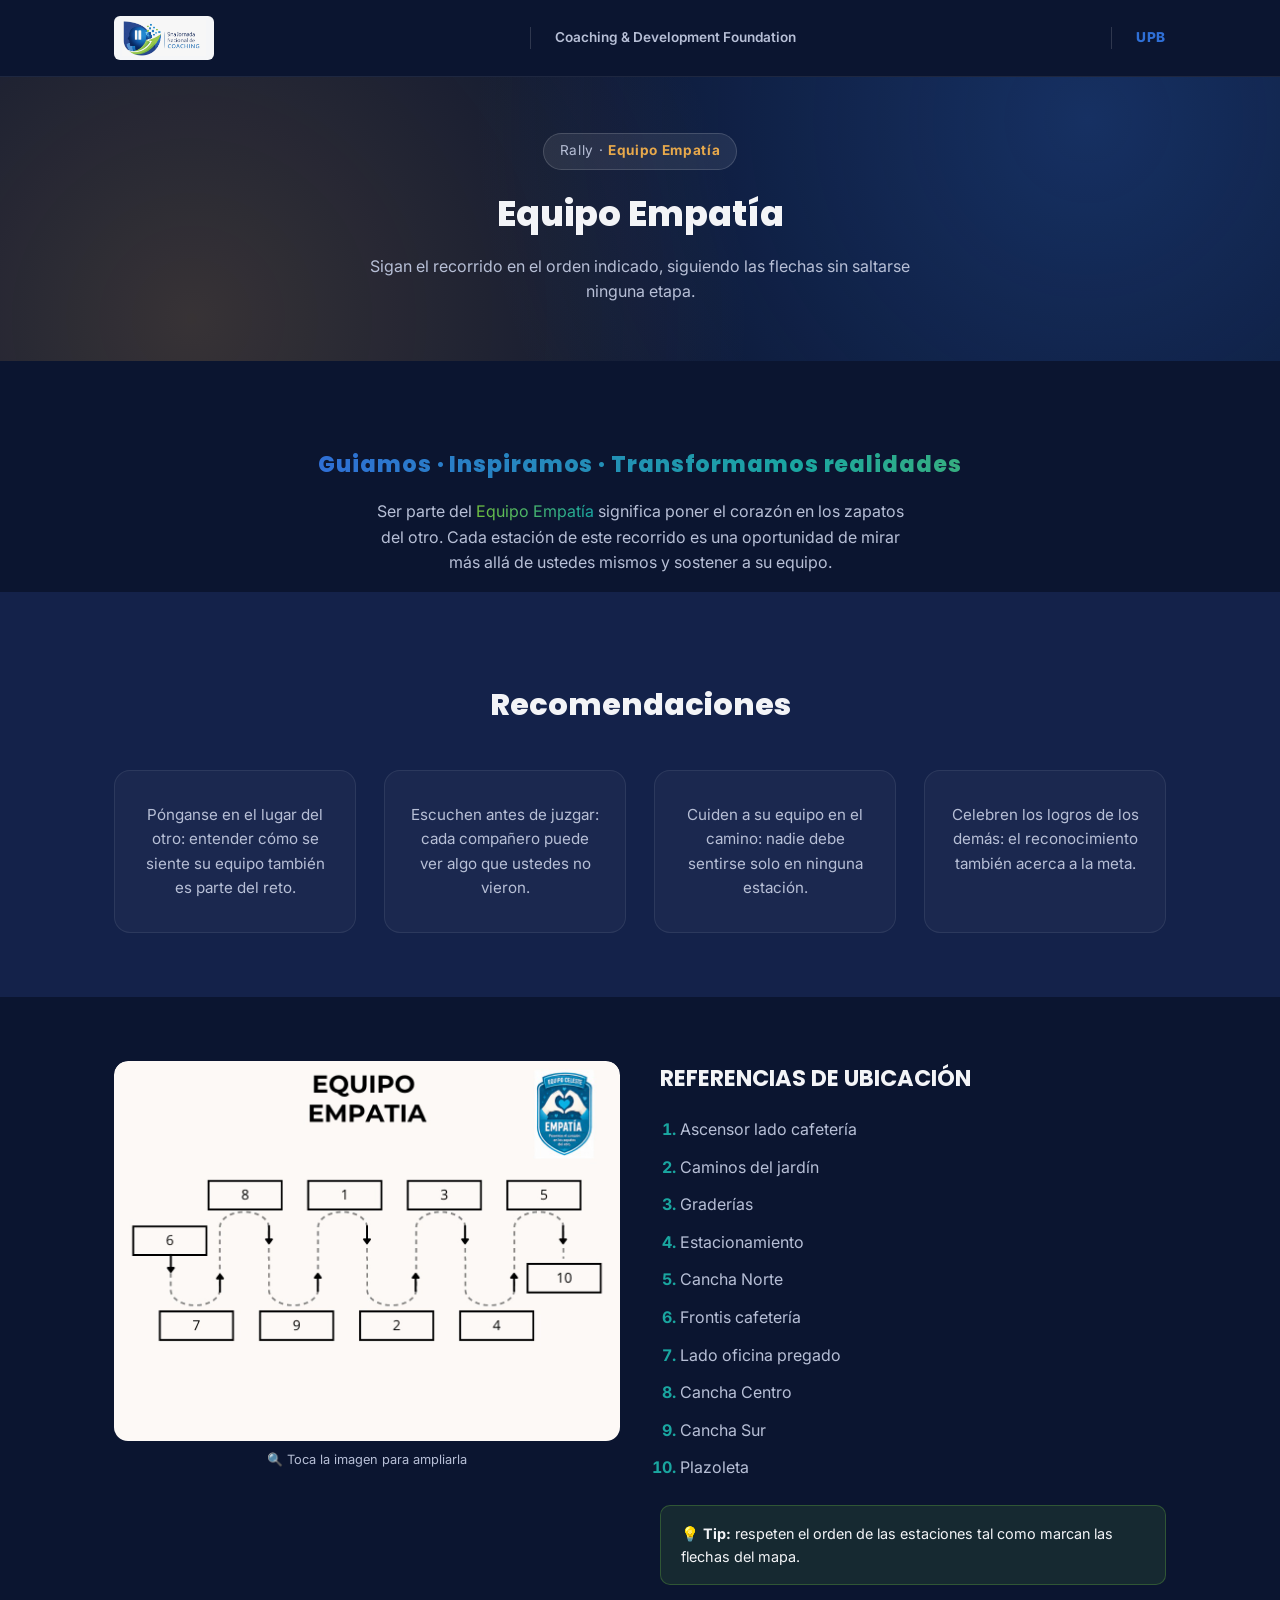
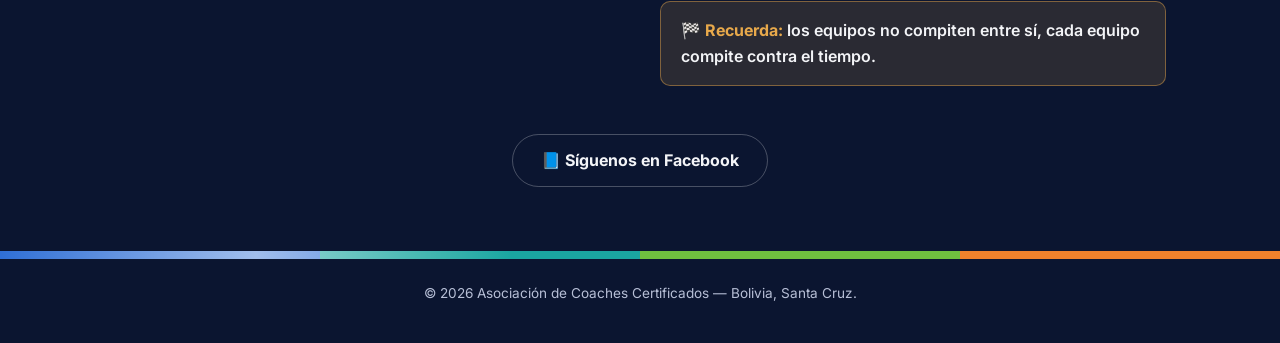
<file: equipo-empatia.html>
<!DOCTYPE html>
<html lang="es">
<head>
  <meta charset="UTF-8" />
  <meta name="viewport" content="width=device-width, initial-scale=1.0" />
  <title>Equipo Empatía | Rally &middot; 9ª Jornada Nacional de Coaching</title>
  <meta name="description" content="Equipo Empatía: mapa e indicaciones para esta etapa del Rally de la 9ª Jornada Nacional de Coaching." />
  <link rel="preconnect" href="https://fonts.googleapis.com" />
  <link rel="preconnect" href="https://fonts.gstatic.com" crossorigin />
  <link href="https://fonts.googleapis.com/css2?family=Poppins:wght@600;700;800&family=Inter:wght@400;500;600&display=swap" rel="stylesheet" />
  <link rel="stylesheet" href="css/styles.css" />
</head>
<body>

  <!-- Barra de logos -->
  <header class="logobar">
    <div class="container logobar__inner">
      <a href="index.html" class="logobar__home">
        <img class="logobar__logo" src="img/logo-jornada.png" alt="9na Jornada Nacional de Coaching" />
      </a>
      <span class="logobar__partner">Coaching &amp; Development Foundation</span>
      <span class="logobar__partner logobar__partner--upb">UPB</span>
    </div>
  </header>

  <main>
    <!-- Encabezado de la etapa -->
    <section class="etapa-hero">
      <div class="container etapa-hero__inner">
        <span class="etapa-badge reveal">Rally &middot; <strong>Equipo Empatía</strong></span>
        <h1 class="reveal reveal--delay-1">Equipo Empatía</h1>
        <p class="reveal reveal--delay-2">
          Sigan el recorrido en el orden indicado,
          siguiendo las flechas sin saltarse ninguna etapa.
        </p>
      </div>
    </section>

    <!-- Quiénes somos -->
    <section class="section equipo-intro">
      <div class="container">
        <p class="equipo-intro__tagline reveal">
          Guiamos &middot; Inspiramos &middot; Transformamos realidades
        </p>
        <p class="equipo-intro__desc reveal reveal--delay-1">
          Ser parte del <span class="highlight">Equipo Empatía</span> significa poner el
          corazón en los zapatos del otro. Cada estación de este recorrido es una
          oportunidad de mirar más allá de ustedes mismos y sostener a su equipo.
        </p>
      </div>
    </section>

    <!-- Recomendaciones -->
    <section class="section section--alt equipo-team">
      <div class="container">
        <h2 class="equipo-team__title reveal">Recomendaciones</h2>

        <div class="team-grid">
          <article class="team-card reveal">
            <p class="team-card__bio">
              Pónganse en el lugar del otro: entender cómo se siente su equipo
              también es parte del reto.
            </p>
          </article>

          <article class="team-card reveal reveal--delay-1">
            <p class="team-card__bio">
              Escuchen antes de juzgar: cada compañero puede ver algo que ustedes
              no vieron.
            </p>
          </article>

          <article class="team-card reveal reveal--delay-2">
            <p class="team-card__bio">
              Cuiden a su equipo en el camino: nadie debe sentirse solo en ninguna
              estación.
            </p>
          </article>

          <article class="team-card reveal reveal--delay-3">
            <p class="team-card__bio">
              Celebren los logros de los demás: el reconocimiento también acerca a
              la meta.
            </p>
          </article>
        </div>
      </div>
    </section>

    <!-- Mapa e indicaciones -->
    <section class="section etapa-content">
      <div class="container etapa-grid">
        <div class="etapa-map reveal">
          <img
            class="zoomable"
            src="img/equipo-empatia.png"
            alt="Recorrido Equipo Empatía: estaciones 1 a 10"
          />
          <p class="etapa-map__hint">🔍 Toca la imagen para ampliarla</p>
        </div>

        <div class="etapa-indicaciones reveal reveal--delay-1">
          <h2>REFERENCIAS DE UBICACIÓN</h2>
          <ol class="etapa-lista">
            <li>Ascensor lado cafetería</li>
            <li>Caminos del jardín</li>
            <li>Graderías</li>
            <li>Estacionamiento</li>
            <li>Cancha Norte</li>
            <li>Frontis cafetería</li>
            <li>Lado oficina pregado</li>
            <li>Cancha Centro</li>
            <li>Cancha Sur</li>
            <li>Plazoleta</li>
          </ol>

          <div class="etapa-tip">
            💡 <strong>Tip:</strong> respeten el orden de las estaciones tal
            como marcan las flechas del mapa.
          </div>

          <div class="etapa-tip etapa-tip--destacado">
            🏁 <strong>Recuerda:</strong> los equipos no compiten entre sí, cada equipo
            compite contra el tiempo.
          </div>
        </div>
      </div>

      <div class="container etapa-nav etapa-nav--center">
        <a
          href="https://www.facebook.com/p/Jornada-Internacional-de-Coaching-100057290026170/"
          target="_blank"
          rel="noopener"
          class="btn btn--ghost"
        >
          📘 Síguenos en Facebook
        </a>
      </div>
    </section>
  </main>

  <footer class="footer">
    <div class="footer__stripe" aria-hidden="true"></div>
    <div class="container">
      <p>&copy; <span id="year"></span> Asociación de Coaches Certificados &mdash; Bolivia, Santa Cruz.</p>
    </div>
  </footer>

  <script src="js/script.js"></script>
</body>
</html>
</file>
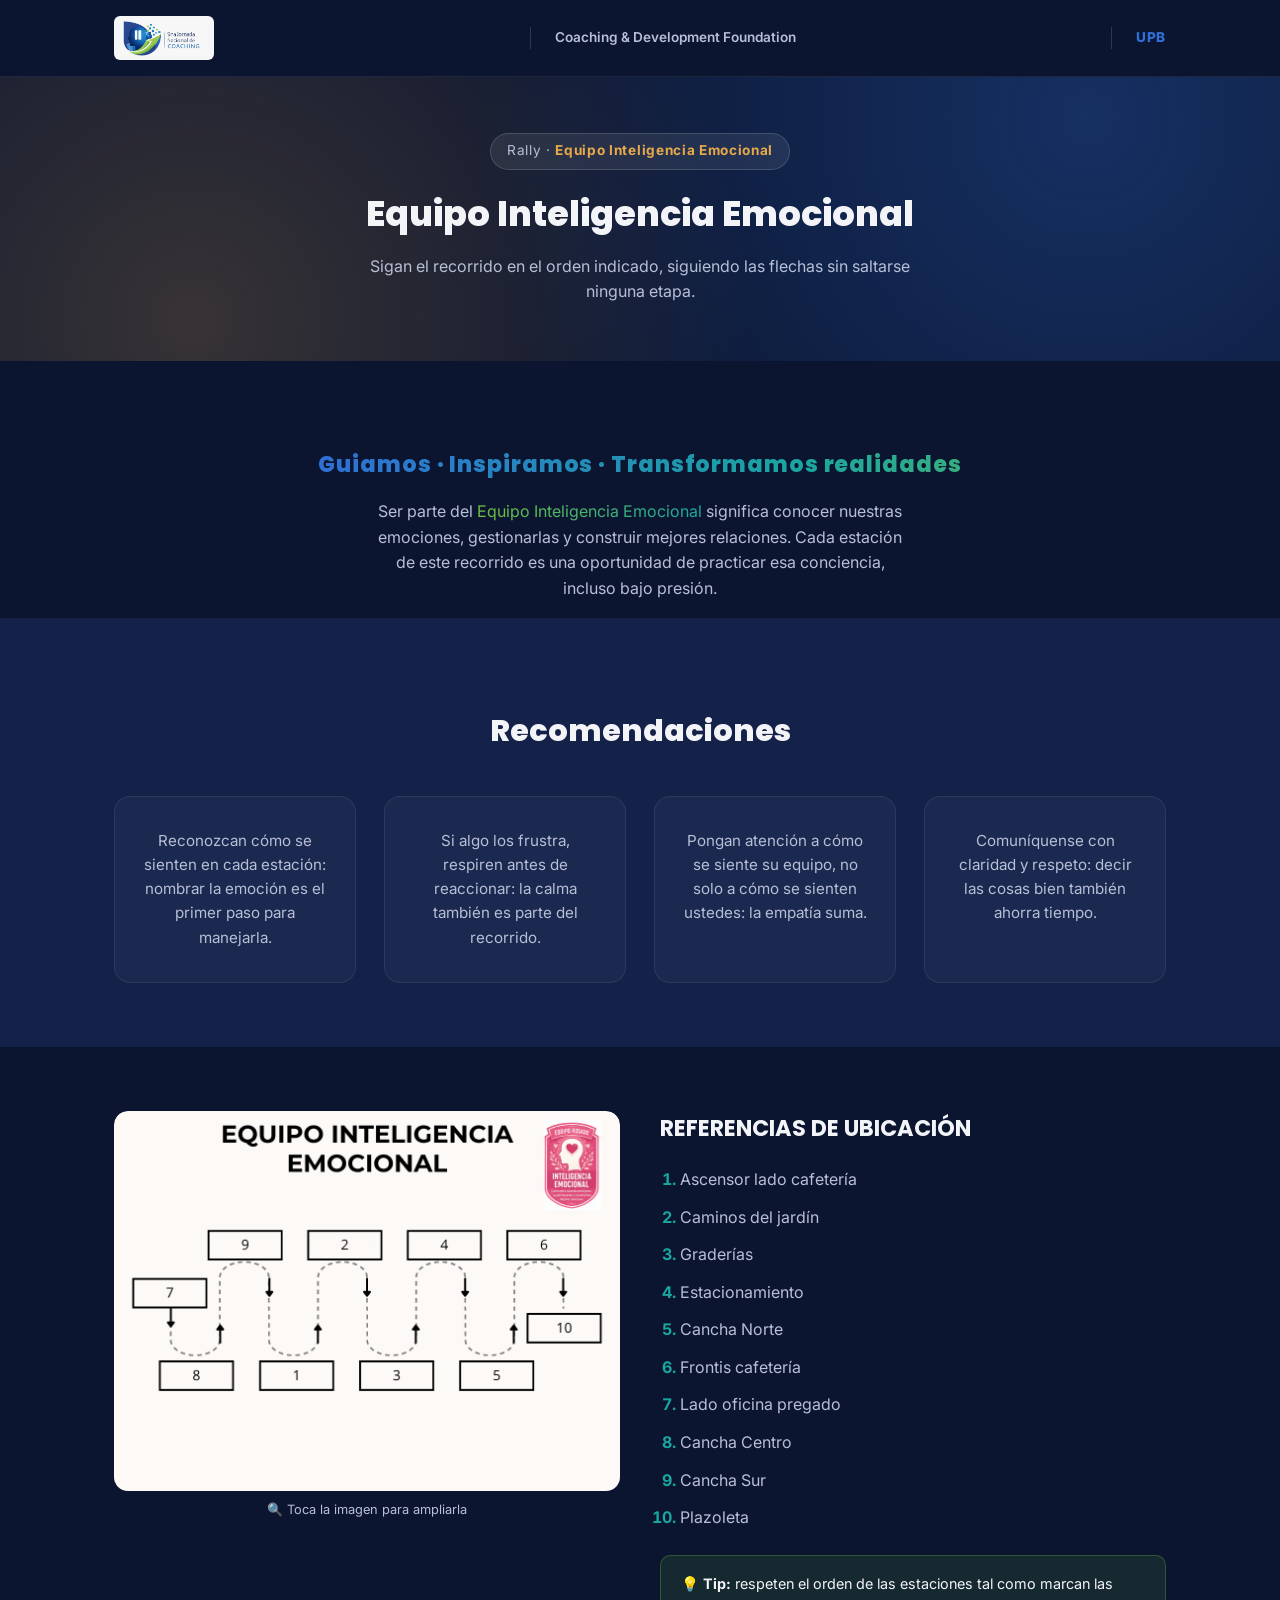
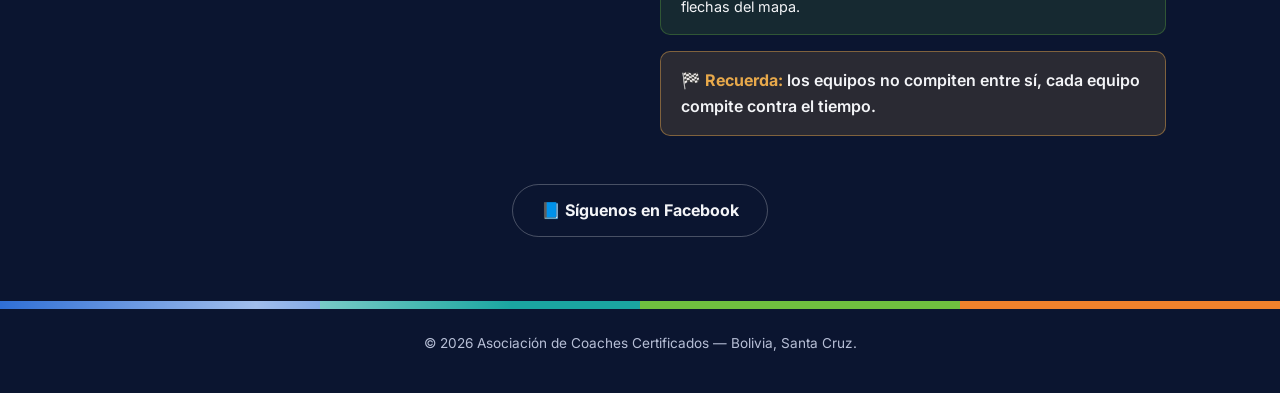
<file: equipo-inteligencia-emocional.html>
<!DOCTYPE html>
<html lang="es">
<head>
  <meta charset="UTF-8" />
  <meta name="viewport" content="width=device-width, initial-scale=1.0" />
  <title>Equipo Inteligencia Emocional | Rally &middot; 9ª Jornada Nacional de Coaching</title>
  <meta name="description" content="Equipo Inteligencia Emocional: mapa e indicaciones para esta etapa del Rally de la 9ª Jornada Nacional de Coaching." />
  <link rel="preconnect" href="https://fonts.googleapis.com" />
  <link rel="preconnect" href="https://fonts.gstatic.com" crossorigin />
  <link href="https://fonts.googleapis.com/css2?family=Poppins:wght@600;700;800&family=Inter:wght@400;500;600&display=swap" rel="stylesheet" />
  <link rel="stylesheet" href="css/styles.css" />
</head>
<body>

  <!-- Barra de logos -->
  <header class="logobar">
    <div class="container logobar__inner">
      <a href="index.html" class="logobar__home">
        <img class="logobar__logo" src="img/logo-jornada.png" alt="9na Jornada Nacional de Coaching" />
      </a>
      <span class="logobar__partner">Coaching &amp; Development Foundation</span>
      <span class="logobar__partner logobar__partner--upb">UPB</span>
    </div>
  </header>

  <main>
    <!-- Encabezado de la etapa -->
    <section class="etapa-hero">
      <div class="container etapa-hero__inner">
        <span class="etapa-badge reveal">Rally &middot; <strong>Equipo Inteligencia Emocional</strong></span>
        <h1 class="reveal reveal--delay-1">Equipo Inteligencia Emocional</h1>
        <p class="reveal reveal--delay-2">
          Sigan el recorrido en el orden indicado,
          siguiendo las flechas sin saltarse ninguna etapa.
        </p>
      </div>
    </section>

    <!-- Quiénes somos -->
    <section class="section equipo-intro">
      <div class="container">
        <p class="equipo-intro__tagline reveal">
          Guiamos &middot; Inspiramos &middot; Transformamos realidades
        </p>
        <p class="equipo-intro__desc reveal reveal--delay-1">
          Ser parte del <span class="highlight">Equipo Inteligencia Emocional</span>
          significa conocer nuestras emociones, gestionarlas y construir mejores
          relaciones. Cada estación de este recorrido es una oportunidad de practicar
          esa conciencia, incluso bajo presión.
        </p>
      </div>
    </section>

    <!-- Recomendaciones -->
    <section class="section section--alt equipo-team">
      <div class="container">
        <h2 class="equipo-team__title reveal">Recomendaciones</h2>

        <div class="team-grid">
          <article class="team-card reveal">
            <p class="team-card__bio">
              Reconozcan cómo se sienten en cada estación: nombrar la emoción es el
              primer paso para manejarla.
            </p>
          </article>

          <article class="team-card reveal reveal--delay-1">
            <p class="team-card__bio">
              Si algo los frustra, respiren antes de reaccionar: la calma también es
              parte del recorrido.
            </p>
          </article>

          <article class="team-card reveal reveal--delay-2">
            <p class="team-card__bio">
              Pongan atención a cómo se siente su equipo, no solo a cómo se sienten
              ustedes: la empatía suma.
            </p>
          </article>

          <article class="team-card reveal reveal--delay-3">
            <p class="team-card__bio">
              Comuníquense con claridad y respeto: decir las cosas bien también
              ahorra tiempo.
            </p>
          </article>
        </div>
      </div>
    </section>

    <!-- Mapa e indicaciones -->
    <section class="section etapa-content">
      <div class="container etapa-grid">
        <div class="etapa-map reveal">
          <img
            class="zoomable"
            src="img/equipo-inteligencia-emocional.png"
            alt="Recorrido Equipo Inteligencia Emocional: estaciones 1 a 10"
          />
          <p class="etapa-map__hint">🔍 Toca la imagen para ampliarla</p>
        </div>

        <div class="etapa-indicaciones reveal reveal--delay-1">
          <h2>REFERENCIAS DE UBICACIÓN</h2>
          <ol class="etapa-lista">
            <li>Ascensor lado cafetería</li>
            <li>Caminos del jardín</li>
            <li>Graderías</li>
            <li>Estacionamiento</li>
            <li>Cancha Norte</li>
            <li>Frontis cafetería</li>
            <li>Lado oficina pregado</li>
            <li>Cancha Centro</li>
            <li>Cancha Sur</li>
            <li>Plazoleta</li>
          </ol>

          <div class="etapa-tip">
            💡 <strong>Tip:</strong> respeten el orden de las estaciones tal
            como marcan las flechas del mapa.
          </div>

          <div class="etapa-tip etapa-tip--destacado">
            🏁 <strong>Recuerda:</strong> los equipos no compiten entre sí, cada equipo
            compite contra el tiempo.
          </div>
        </div>
      </div>

      <div class="container etapa-nav etapa-nav--center">
        <a
          href="https://www.facebook.com/p/Jornada-Internacional-de-Coaching-100057290026170/"
          target="_blank"
          rel="noopener"
          class="btn btn--ghost"
        >
          📘 Síguenos en Facebook
        </a>
      </div>
    </section>
  </main>

  <footer class="footer">
    <div class="footer__stripe" aria-hidden="true"></div>
    <div class="container">
      <p>&copy; <span id="year"></span> Asociación de Coaches Certificados &mdash; Bolivia, Santa Cruz.</p>
    </div>
  </footer>

  <script src="js/script.js"></script>
</body>
</html>
</file>
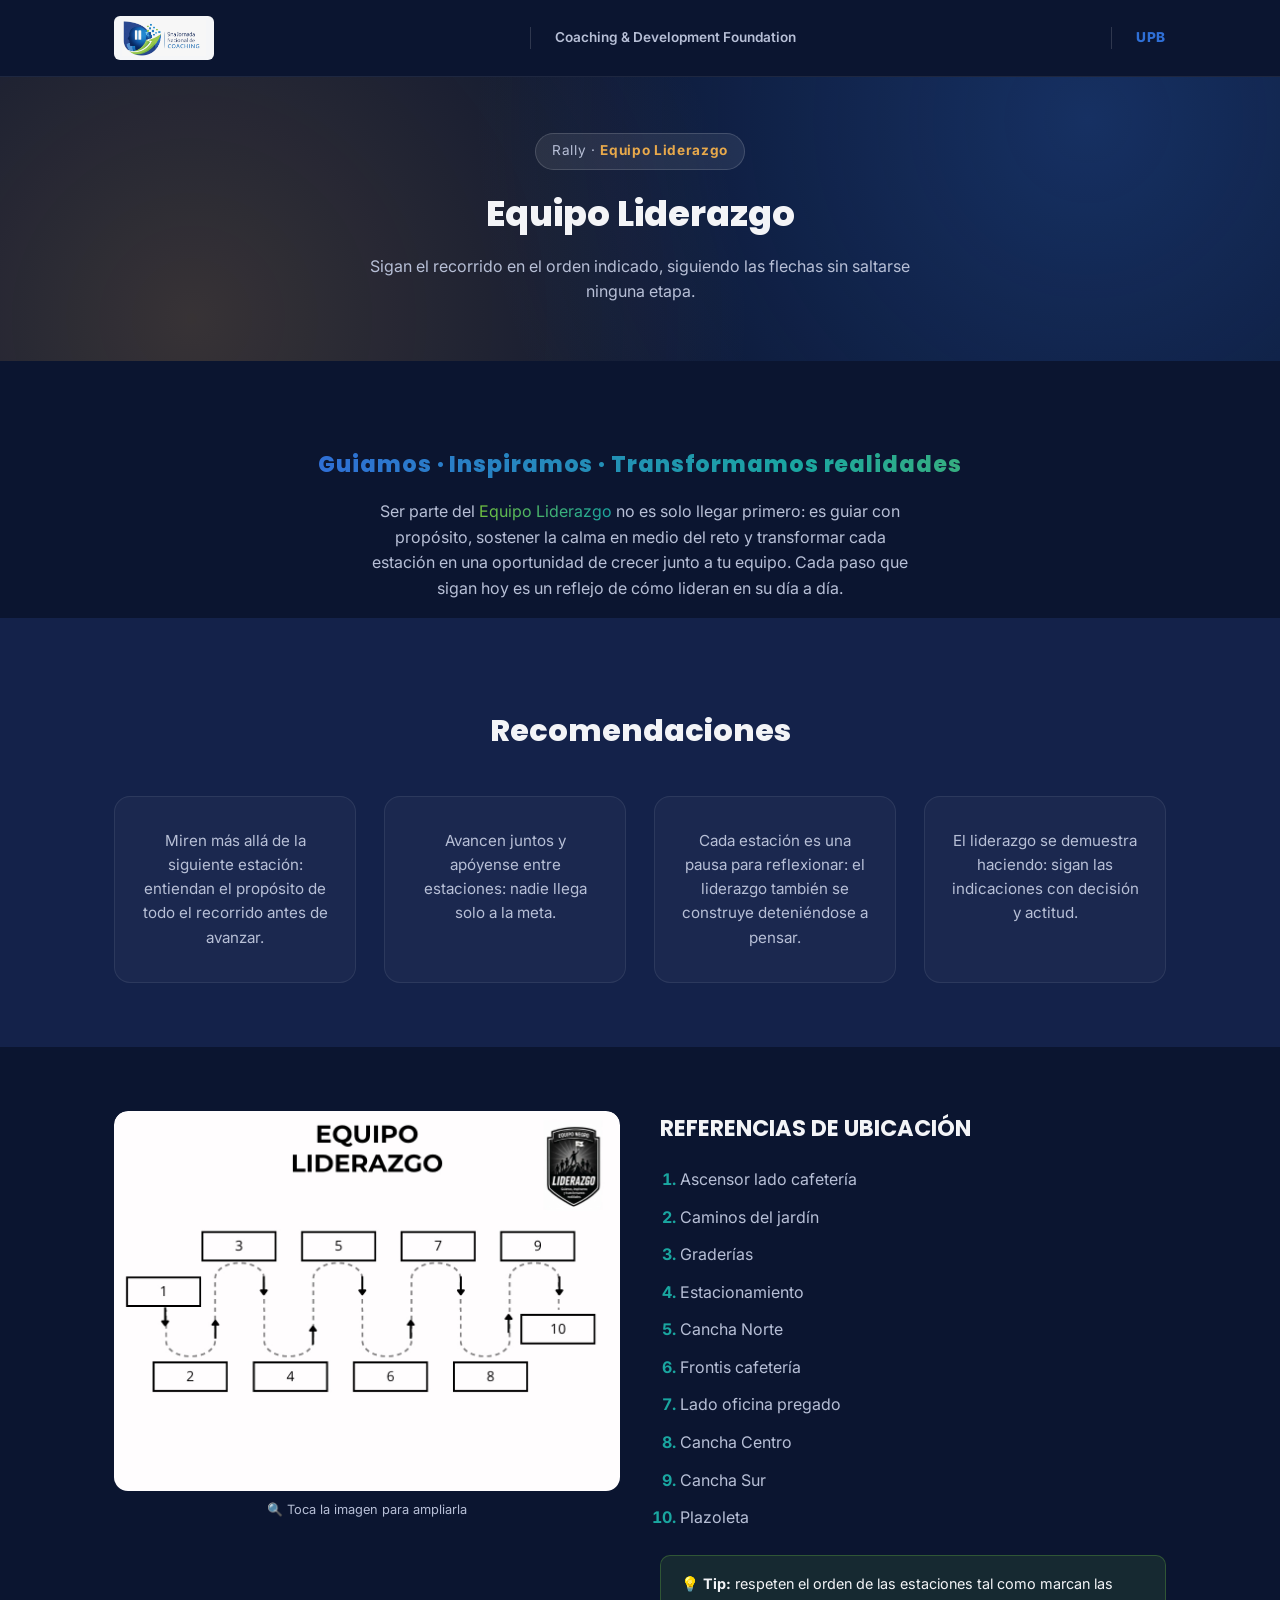
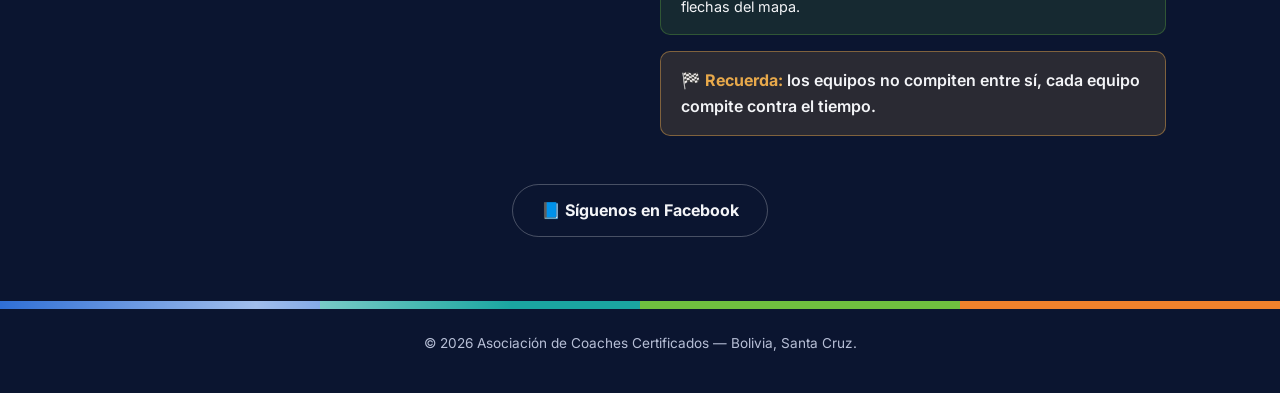
<file: equipo-liderazgo.html>
<!DOCTYPE html>
<html lang="es">
<head>
  <meta charset="UTF-8" />
  <meta name="viewport" content="width=device-width, initial-scale=1.0" />
  <title>Equipo Liderazgo | Rally &middot; 9ª Jornada Nacional de Coaching</title>
  <meta name="description" content="Equipo Liderazgo: mapa e indicaciones para esta etapa del Rally de la 9ª Jornada Nacional de Coaching." />
  <link rel="preconnect" href="https://fonts.googleapis.com" />
  <link rel="preconnect" href="https://fonts.gstatic.com" crossorigin />
  <link href="https://fonts.googleapis.com/css2?family=Poppins:wght@600;700;800&family=Inter:wght@400;500;600&display=swap" rel="stylesheet" />
  <link rel="stylesheet" href="css/styles.css" />
</head>
<body>

  <!-- Barra de logos -->
  <header class="logobar">
    <div class="container logobar__inner">
      <a href="index.html" class="logobar__home">
        <img class="logobar__logo" src="img/logo-jornada.png" alt="9na Jornada Nacional de Coaching" />
      </a>
      <span class="logobar__partner">Coaching &amp; Development Foundation</span>
      <span class="logobar__partner logobar__partner--upb">UPB</span>
    </div>
  </header>

  <main>
    <!-- Encabezado de la etapa -->
    <section class="etapa-hero">
      <div class="container etapa-hero__inner">
        <span class="etapa-badge reveal">Rally &middot; <strong>Equipo Liderazgo</strong></span>
        <h1 class="reveal reveal--delay-1">Equipo Liderazgo</h1>
        <p class="reveal reveal--delay-2">
          Sigan el recorrido en el orden indicado, 
          siguiendo las flechas sin saltarse ninguna etapa.
        </p>
      </div>
    </section>

    <!-- Quiénes somos -->
    <section class="section equipo-intro">
      <div class="container">
        <p class="equipo-intro__tagline reveal">
          Guiamos &middot; Inspiramos &middot; Transformamos realidades
        </p>
        <p class="equipo-intro__desc reveal reveal--delay-1">
          Ser parte del <span class="highlight">Equipo Liderazgo</span> no es solo llegar
          primero: es guiar con propósito, sostener la calma en medio del reto y
          transformar cada estación en una oportunidad de crecer junto a tu equipo. Cada
          paso que sigan hoy es un reflejo de cómo lideran en su día a día.
        </p>
      </div>
    </section>

    <!-- Qué significa liderar -->
    <section class="section section--alt equipo-team">
      <div class="container">
        <h2 class="equipo-team__title reveal">Recomendaciones</h2>

        <div class="team-grid">
          <article class="team-card reveal">
            <p class="team-card__bio">
              Miren más allá de la siguiente estación: entiendan el propósito de todo
              el recorrido antes de avanzar.
            </p>
          </article>

          <article class="team-card reveal reveal--delay-1">
            <p class="team-card__bio">
              Avancen juntos y apóyense entre estaciones: nadie llega solo a la meta.
            </p>
          </article>

          <article class="team-card reveal reveal--delay-2">
            <p class="team-card__bio">
              Cada estación es una pausa para reflexionar: el liderazgo también se
              construye deteniéndose a pensar.
            </p>
          </article>

          <article class="team-card reveal reveal--delay-3">
            <p class="team-card__bio">
              El liderazgo se demuestra haciendo: sigan las indicaciones con
              decisión y actitud.
            </p>
          </article>
        </div>
      </div>
    </section>

    <!-- Mapa e indicaciones -->
    <section class="section etapa-content">
      <div class="container etapa-grid">
        <div class="etapa-map reveal">
          <img
            class="zoomable"
            src="img/equipo-liderazgo.png"
            alt="Recorrido Equipo Liderazgo: estaciones 1 a 10"
          />
          <p class="etapa-map__hint">🔍 Toca la imagen para ampliarla</p>
        </div>

        <div class="etapa-indicaciones reveal reveal--delay-1">
          <h2>REFERENCIAS DE UBICACIÓN</h2>
          <ol class="etapa-lista">
            <li>Ascensor lado cafetería</li>
            <li>Caminos del jardín</li>
            <li>Graderías</li>
            <li>Estacionamiento</li>
            <li>Cancha Norte</li>
            <li>Frontis cafetería</li>
            <li>Lado oficina pregado</li>
            <li>Cancha Centro</li>
            <li>Cancha Sur</li>
            <li>Plazoleta</li>
          </ol>

          <div class="etapa-tip">
            💡 <strong>Tip:</strong> respeten el orden de las estaciones tal
            como marcan las flechas del mapa.
          </div>

          <div class="etapa-tip etapa-tip--destacado">
            🏁 <strong>Recuerda:</strong> los equipos no compiten entre sí, cada equipo
            compite contra el tiempo.
          </div>
        </div>
      </div>

      <div class="container etapa-nav etapa-nav--center">
        <a
          href="https://www.facebook.com/p/Jornada-Internacional-de-Coaching-100057290026170/"
          target="_blank"
          rel="noopener"
          class="btn btn--ghost"
        >
          📘 Síguenos en Facebook
        </a>
      </div>
    </section>
  </main>

  <footer class="footer">
    <div class="footer__stripe" aria-hidden="true"></div>
    <div class="container">
      <p>&copy; <span id="year"></span> Asociación de Coaches Certificados &mdash; Bolivia, Santa Cruz.</p>
    </div>
  </footer>

  <script src="js/script.js"></script>
</body>
</html>
</file>
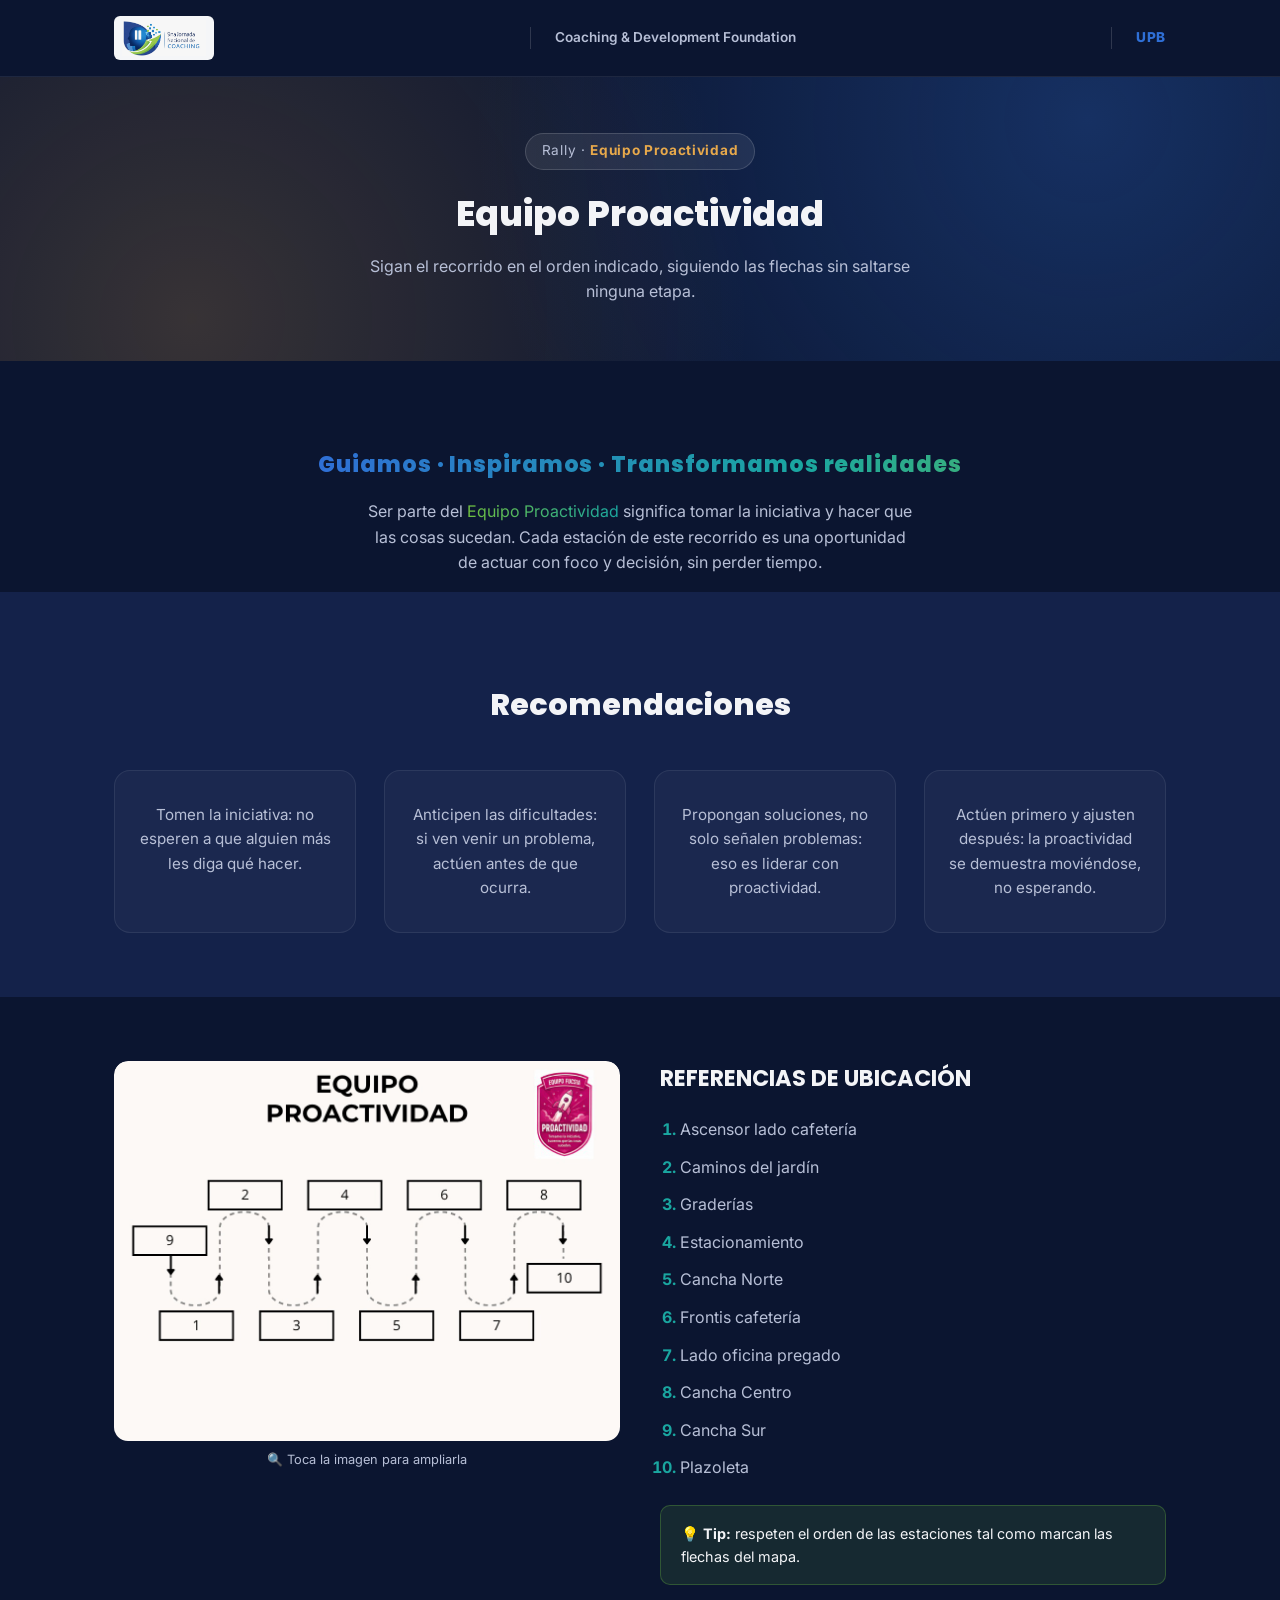
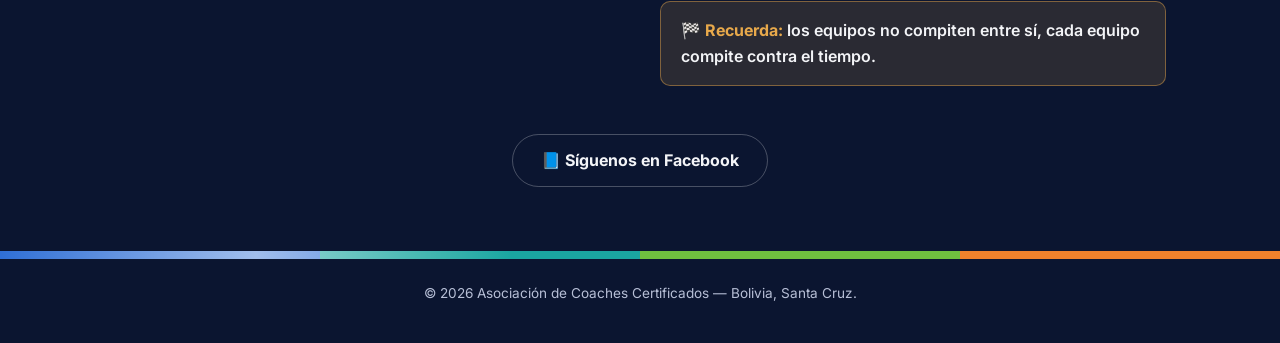
<file: equipo-proactividad.html>
<!DOCTYPE html>
<html lang="es">
<head>
  <meta charset="UTF-8" />
  <meta name="viewport" content="width=device-width, initial-scale=1.0" />
  <title>Equipo Proactividad | Rally &middot; 9ª Jornada Nacional de Coaching</title>
  <meta name="description" content="Equipo Proactividad: mapa e indicaciones para esta etapa del Rally de la 9ª Jornada Nacional de Coaching." />
  <link rel="preconnect" href="https://fonts.googleapis.com" />
  <link rel="preconnect" href="https://fonts.gstatic.com" crossorigin />
  <link href="https://fonts.googleapis.com/css2?family=Poppins:wght@600;700;800&family=Inter:wght@400;500;600&display=swap" rel="stylesheet" />
  <link rel="stylesheet" href="css/styles.css" />
</head>
<body>

  <!-- Barra de logos -->
  <header class="logobar">
    <div class="container logobar__inner">
      <a href="index.html" class="logobar__home">
        <img class="logobar__logo" src="img/logo-jornada.png" alt="9na Jornada Nacional de Coaching" />
      </a>
      <span class="logobar__partner">Coaching &amp; Development Foundation</span>
      <span class="logobar__partner logobar__partner--upb">UPB</span>
    </div>
  </header>

  <main>
    <!-- Encabezado de la etapa -->
    <section class="etapa-hero">
      <div class="container etapa-hero__inner">
        <span class="etapa-badge reveal">Rally &middot; <strong>Equipo Proactividad</strong></span>
        <h1 class="reveal reveal--delay-1">Equipo Proactividad</h1>
        <p class="reveal reveal--delay-2">
          Sigan el recorrido en el orden indicado,
          siguiendo las flechas sin saltarse ninguna etapa.
        </p>
      </div>
    </section>

    <!-- Quiénes somos -->
    <section class="section equipo-intro">
      <div class="container">
        <p class="equipo-intro__tagline reveal">
          Guiamos &middot; Inspiramos &middot; Transformamos realidades
        </p>
        <p class="equipo-intro__desc reveal reveal--delay-1">
          Ser parte del <span class="highlight">Equipo Proactividad</span> significa
          tomar la iniciativa y hacer que las cosas sucedan. Cada estación de este
          recorrido es una oportunidad de actuar con foco y decisión, sin perder tiempo.
        </p>
      </div>
    </section>

    <!-- Recomendaciones -->
    <section class="section section--alt equipo-team">
      <div class="container">
        <h2 class="equipo-team__title reveal">Recomendaciones</h2>

        <div class="team-grid">
          <article class="team-card reveal">
            <p class="team-card__bio">
              Tomen la iniciativa: no esperen a que alguien más les diga qué
              hacer.
            </p>
          </article>

          <article class="team-card reveal reveal--delay-1">
            <p class="team-card__bio">
              Anticipen las dificultades: si ven venir un problema, actúen antes
              de que ocurra.
            </p>
          </article>

          <article class="team-card reveal reveal--delay-2">
            <p class="team-card__bio">
              Propongan soluciones, no solo señalen problemas: eso es liderar
              con proactividad.
            </p>
          </article>

          <article class="team-card reveal reveal--delay-3">
            <p class="team-card__bio">
              Actúen primero y ajusten después: la proactividad se demuestra
              moviéndose, no esperando.
            </p>
          </article>
        </div>
      </div>
    </section>

    <!-- Mapa e indicaciones -->
    <section class="section etapa-content">
      <div class="container etapa-grid">
        <div class="etapa-map reveal">
          <img
            class="zoomable"
            src="img/equipo-proactividad.png"
            alt="Recorrido Equipo Proactividad: estaciones 1 a 10"
          />
          <p class="etapa-map__hint">🔍 Toca la imagen para ampliarla</p>
        </div>

        <div class="etapa-indicaciones reveal reveal--delay-1">
          <h2>REFERENCIAS DE UBICACIÓN</h2>
          <ol class="etapa-lista">
            <li>Ascensor lado cafetería</li>
            <li>Caminos del jardín</li>
            <li>Graderías</li>
            <li>Estacionamiento</li>
            <li>Cancha Norte</li>
            <li>Frontis cafetería</li>
            <li>Lado oficina pregado</li>
            <li>Cancha Centro</li>
            <li>Cancha Sur</li>
            <li>Plazoleta</li>
          </ol>

          <div class="etapa-tip">
            💡 <strong>Tip:</strong> respeten el orden de las estaciones tal
            como marcan las flechas del mapa.
          </div>

          <div class="etapa-tip etapa-tip--destacado">
            🏁 <strong>Recuerda:</strong> los equipos no compiten entre sí, cada equipo
            compite contra el tiempo.
          </div>
        </div>
      </div>

      <div class="container etapa-nav etapa-nav--center">
        <a
          href="https://www.facebook.com/p/Jornada-Internacional-de-Coaching-100057290026170/"
          target="_blank"
          rel="noopener"
          class="btn btn--ghost"
        >
          📘 Síguenos en Facebook
        </a>
      </div>
    </section>
  </main>

  <footer class="footer">
    <div class="footer__stripe" aria-hidden="true"></div>
    <div class="container">
      <p>&copy; <span id="year"></span> Asociación de Coaches Certificados &mdash; Bolivia, Santa Cruz.</p>
    </div>
  </footer>

  <script src="js/script.js"></script>
</body>
</html>
</file>
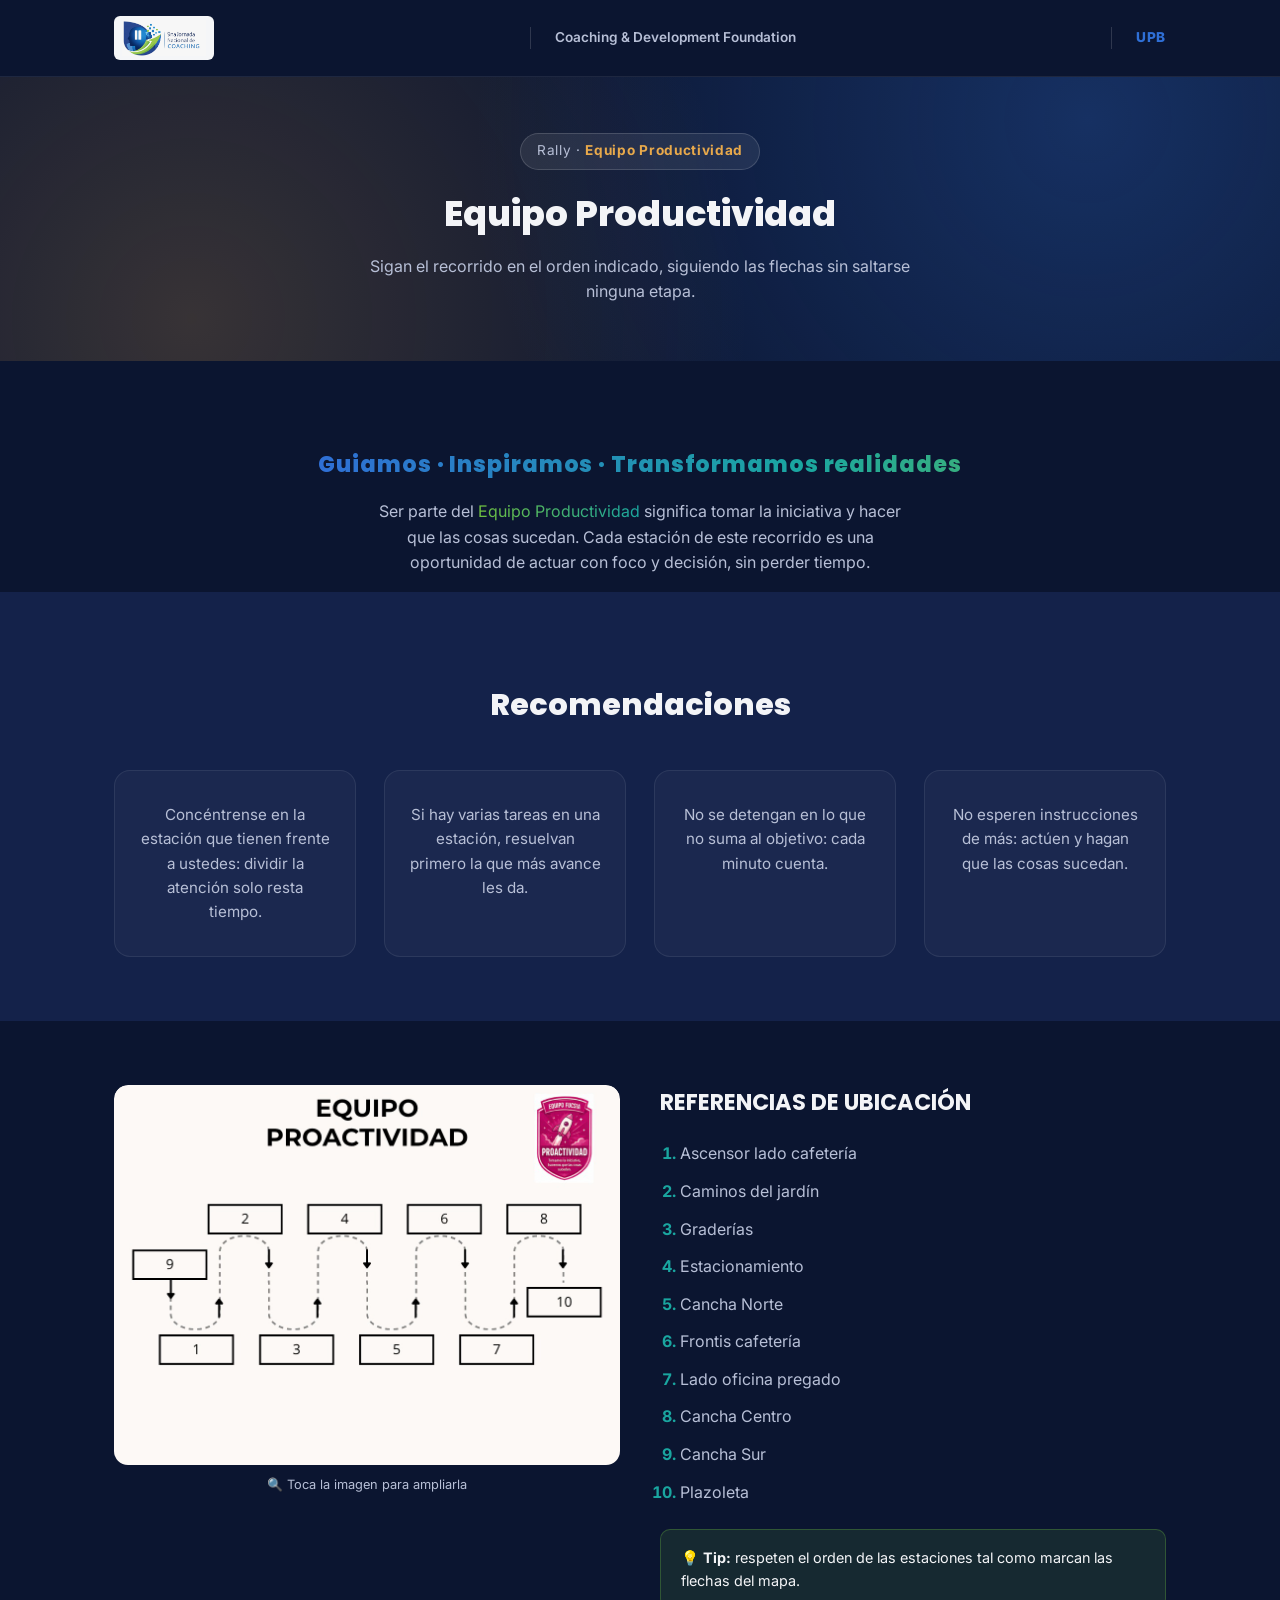
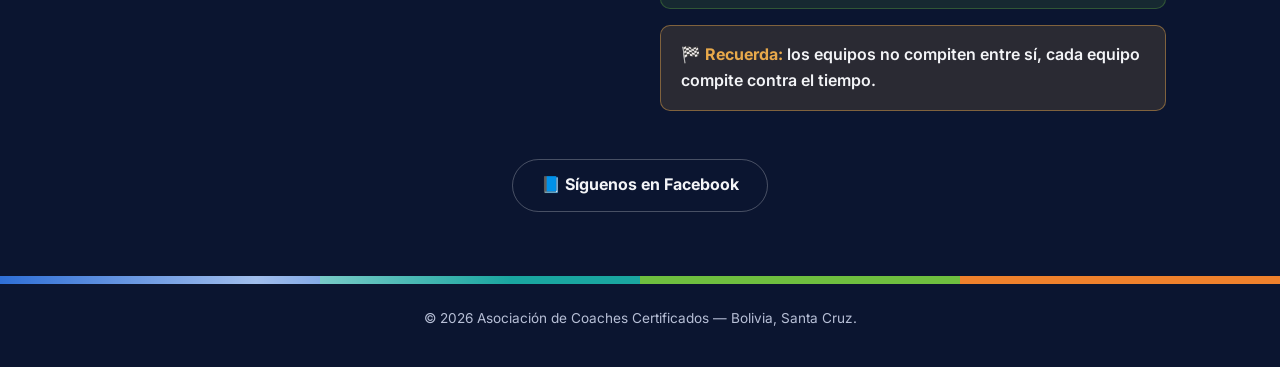
<file: equipo-productividad.html>
<!DOCTYPE html>
<html lang="es">
<head>
  <meta charset="UTF-8" />
  <meta name="viewport" content="width=device-width, initial-scale=1.0" />
  <title>Equipo Productividad | Rally &middot; 9ª Jornada Nacional de Coaching</title>
  <meta name="description" content="Equipo Productividad: mapa e indicaciones para esta etapa del Rally de la 9ª Jornada Nacional de Coaching." />
  <link rel="preconnect" href="https://fonts.googleapis.com" />
  <link rel="preconnect" href="https://fonts.gstatic.com" crossorigin />
  <link href="https://fonts.googleapis.com/css2?family=Poppins:wght@600;700;800&family=Inter:wght@400;500;600&display=swap" rel="stylesheet" />
  <link rel="stylesheet" href="css/styles.css" />
</head>
<body>

  <!-- Barra de logos -->
  <header class="logobar">
    <div class="container logobar__inner">
      <a href="index.html" class="logobar__home">
        <img class="logobar__logo" src="img/logo-jornada.png" alt="9na Jornada Nacional de Coaching" />
      </a>
      <span class="logobar__partner">Coaching &amp; Development Foundation</span>
      <span class="logobar__partner logobar__partner--upb">UPB</span>
    </div>
  </header>

  <main>
    <!-- Encabezado de la etapa -->
    <section class="etapa-hero">
      <div class="container etapa-hero__inner">
        <span class="etapa-badge reveal">Rally &middot; <strong>Equipo Productividad</strong></span>
        <h1 class="reveal reveal--delay-1">Equipo Productividad</h1>
        <p class="reveal reveal--delay-2">
          Sigan el recorrido en el orden indicado,
          siguiendo las flechas sin saltarse ninguna etapa.
        </p>
      </div>
    </section>

    <!-- Quiénes somos -->
    <section class="section equipo-intro">
      <div class="container">
        <p class="equipo-intro__tagline reveal">
          Guiamos &middot; Inspiramos &middot; Transformamos realidades
        </p>
        <p class="equipo-intro__desc reveal reveal--delay-1">
          Ser parte del <span class="highlight">Equipo Productividad</span> significa
          tomar la iniciativa y hacer que las cosas sucedan. Cada estación de este
          recorrido es una oportunidad de actuar con foco y decisión, sin perder tiempo.
        </p>
      </div>
    </section>

    <!-- Recomendaciones -->
    <section class="section section--alt equipo-team">
      <div class="container">
        <h2 class="equipo-team__title reveal">Recomendaciones</h2>

        <div class="team-grid">
          <article class="team-card reveal">
            <p class="team-card__bio">
              Concéntrense en la estación que tienen frente a ustedes: dividir la
              atención solo resta tiempo.
            </p>
          </article>

          <article class="team-card reveal reveal--delay-1">
            <p class="team-card__bio">
              Si hay varias tareas en una estación, resuelvan primero la que más
              avance les da.
            </p>
          </article>

          <article class="team-card reveal reveal--delay-2">
            <p class="team-card__bio">
              No se detengan en lo que no suma al objetivo: cada minuto cuenta.
            </p>
          </article>

          <article class="team-card reveal reveal--delay-3">
            <p class="team-card__bio">
              No esperen instrucciones de más: actúen y hagan que las cosas sucedan.
            </p>
          </article>
        </div>
      </div>
    </section>

    <!-- Mapa e indicaciones -->
    <section class="section etapa-content">
      <div class="container etapa-grid">
        <div class="etapa-map reveal">
          <img
            class="zoomable"
            src="img/equipo-productividad.png"
            alt="Recorrido Equipo Productividad: estaciones 1 a 10"
          />
          <p class="etapa-map__hint">🔍 Toca la imagen para ampliarla</p>
        </div>

        <div class="etapa-indicaciones reveal reveal--delay-1">
          <h2>REFERENCIAS DE UBICACIÓN</h2>
          <ol class="etapa-lista">
            <li>Ascensor lado cafetería</li>
            <li>Caminos del jardín</li>
            <li>Graderías</li>
            <li>Estacionamiento</li>
            <li>Cancha Norte</li>
            <li>Frontis cafetería</li>
            <li>Lado oficina pregado</li>
            <li>Cancha Centro</li>
            <li>Cancha Sur</li>
            <li>Plazoleta</li>
          </ol>

          <div class="etapa-tip">
            💡 <strong>Tip:</strong> respeten el orden de las estaciones tal
            como marcan las flechas del mapa.
          </div>

          <div class="etapa-tip etapa-tip--destacado">
            🏁 <strong>Recuerda:</strong> los equipos no compiten entre sí, cada equipo
            compite contra el tiempo.
          </div>
        </div>
      </div>

      <div class="container etapa-nav etapa-nav--center">
        <a
          href="https://www.facebook.com/p/Jornada-Internacional-de-Coaching-100057290026170/"
          target="_blank"
          rel="noopener"
          class="btn btn--ghost"
        >
          📘 Síguenos en Facebook
        </a>
      </div>
    </section>
  </main>

  <footer class="footer">
    <div class="footer__stripe" aria-hidden="true"></div>
    <div class="container">
      <p>&copy; <span id="year"></span> Asociación de Coaches Certificados &mdash; Bolivia, Santa Cruz.</p>
    </div>
  </footer>

  <script src="js/script.js"></script>
</body>
</html>
</file>
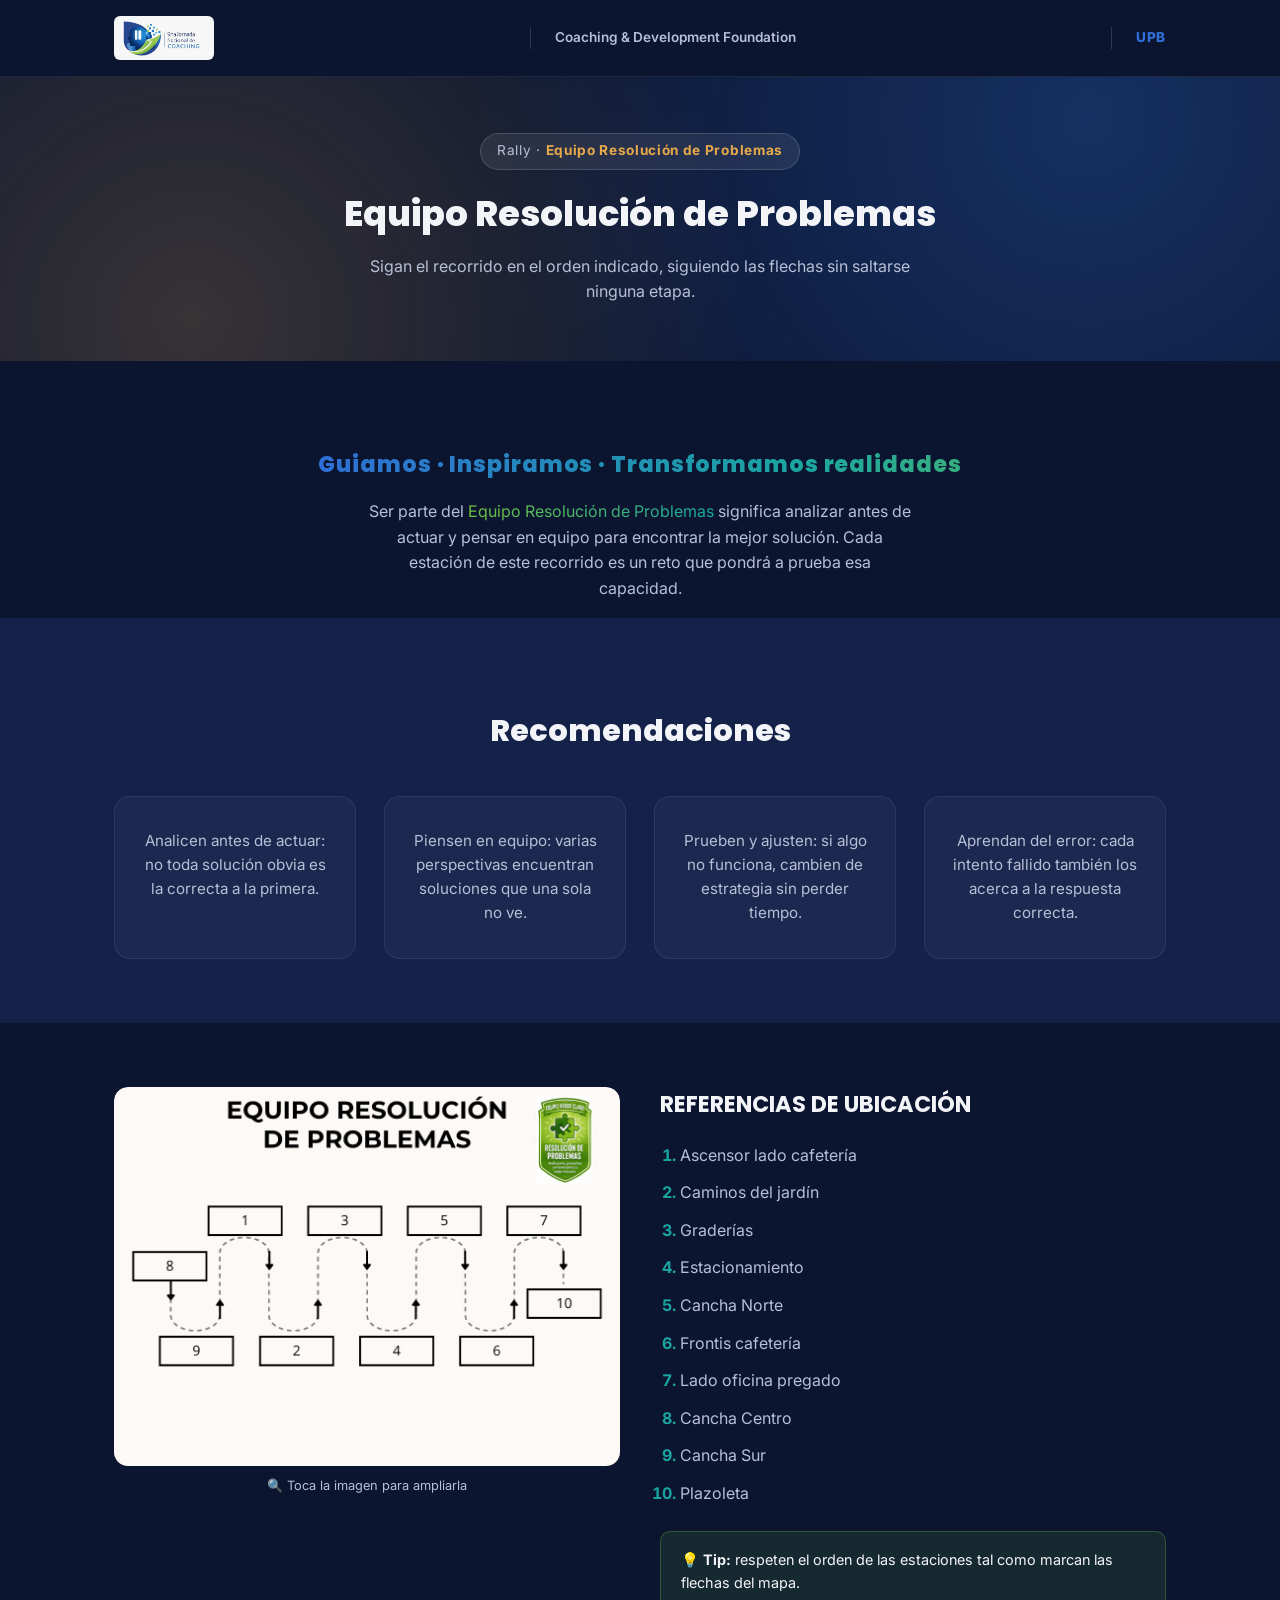
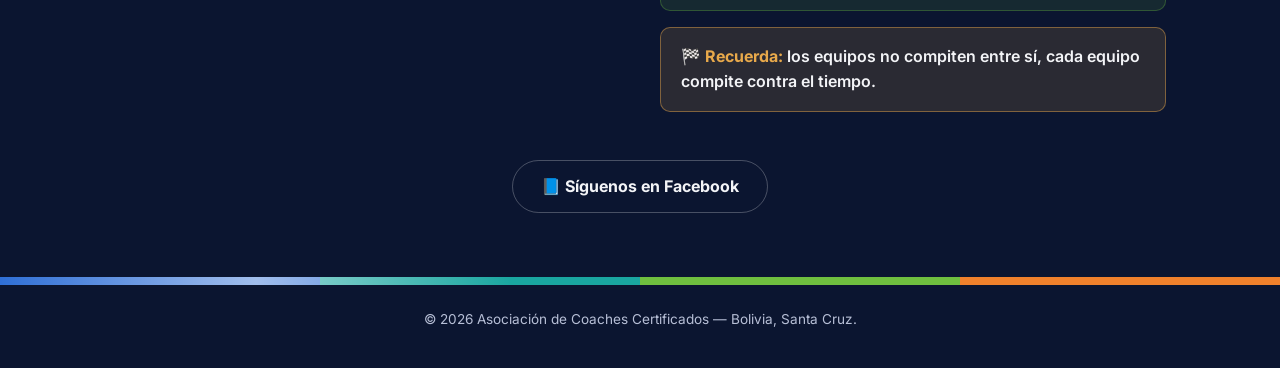
<file: equipo-resolucion-de-problemas.html>
<!DOCTYPE html>
<html lang="es">
<head>
  <meta charset="UTF-8" />
  <meta name="viewport" content="width=device-width, initial-scale=1.0" />
  <title>Equipo Resolución de Problemas | Rally &middot; 9ª Jornada Nacional de Coaching</title>
  <meta name="description" content="Equipo Resolución de Problemas: mapa e indicaciones para esta etapa del Rally de la 9ª Jornada Nacional de Coaching." />
  <link rel="preconnect" href="https://fonts.googleapis.com" />
  <link rel="preconnect" href="https://fonts.gstatic.com" crossorigin />
  <link href="https://fonts.googleapis.com/css2?family=Poppins:wght@600;700;800&family=Inter:wght@400;500;600&display=swap" rel="stylesheet" />
  <link rel="stylesheet" href="css/styles.css" />
</head>
<body>

  <!-- Barra de logos -->
  <header class="logobar">
    <div class="container logobar__inner">
      <a href="index.html" class="logobar__home">
        <img class="logobar__logo" src="img/logo-jornada.png" alt="9na Jornada Nacional de Coaching" />
      </a>
      <span class="logobar__partner">Coaching &amp; Development Foundation</span>
      <span class="logobar__partner logobar__partner--upb">UPB</span>
    </div>
  </header>

  <main>
    <!-- Encabezado de la etapa -->
    <section class="etapa-hero">
      <div class="container etapa-hero__inner">
        <span class="etapa-badge reveal">Rally &middot; <strong>Equipo Resolución de Problemas</strong></span>
        <h1 class="reveal reveal--delay-1">Equipo Resolución de Problemas</h1>
        <p class="reveal reveal--delay-2">
          Sigan el recorrido en el orden indicado,
          siguiendo las flechas sin saltarse ninguna etapa.
        </p>
      </div>
    </section>

    <!-- Quiénes somos -->
    <section class="section equipo-intro">
      <div class="container">
        <p class="equipo-intro__tagline reveal">
          Guiamos &middot; Inspiramos &middot; Transformamos realidades
        </p>
        <p class="equipo-intro__desc reveal reveal--delay-1">
          Ser parte del <span class="highlight">Equipo Resolución de Problemas</span>
          significa analizar antes de actuar y pensar en equipo para encontrar la mejor
          solución. Cada estación de este recorrido es un reto que pondrá a prueba esa
          capacidad.
        </p>
      </div>
    </section>

    <!-- Recomendaciones -->
    <section class="section section--alt equipo-team">
      <div class="container">
        <h2 class="equipo-team__title reveal">Recomendaciones</h2>

        <div class="team-grid">
          <article class="team-card reveal">
            <p class="team-card__bio">
              Analicen antes de actuar: no toda solución obvia es la correcta a la
              primera.
            </p>
          </article>

          <article class="team-card reveal reveal--delay-1">
            <p class="team-card__bio">
              Piensen en equipo: varias perspectivas encuentran soluciones que una
              sola no ve.
            </p>
          </article>

          <article class="team-card reveal reveal--delay-2">
            <p class="team-card__bio">
              Prueben y ajusten: si algo no funciona, cambien de estrategia sin
              perder tiempo.
            </p>
          </article>

          <article class="team-card reveal reveal--delay-3">
            <p class="team-card__bio">
              Aprendan del error: cada intento fallido también los acerca a la
              respuesta correcta.
            </p>
          </article>
        </div>
      </div>
    </section>

    <!-- Mapa e indicaciones -->
    <section class="section etapa-content">
      <div class="container etapa-grid">
        <div class="etapa-map reveal">
          <img
            class="zoomable"
            src="img/equipo-resolucion-de-problemas.png"
            alt="Recorrido Equipo Resolución de Problemas: estaciones 1 a 10"
          />
          <p class="etapa-map__hint">🔍 Toca la imagen para ampliarla</p>
        </div>

        <div class="etapa-indicaciones reveal reveal--delay-1">
          <h2>REFERENCIAS DE UBICACIÓN</h2>
          <ol class="etapa-lista">
            <li>Ascensor lado cafetería</li>
            <li>Caminos del jardín</li>
            <li>Graderías</li>
            <li>Estacionamiento</li>
            <li>Cancha Norte</li>
            <li>Frontis cafetería</li>
            <li>Lado oficina pregado</li>
            <li>Cancha Centro</li>
            <li>Cancha Sur</li>
            <li>Plazoleta</li>
          </ol>

          <div class="etapa-tip">
            💡 <strong>Tip:</strong> respeten el orden de las estaciones tal
            como marcan las flechas del mapa.
          </div>

          <div class="etapa-tip etapa-tip--destacado">
            🏁 <strong>Recuerda:</strong> los equipos no compiten entre sí, cada equipo
            compite contra el tiempo.
          </div>
        </div>
      </div>

      <div class="container etapa-nav etapa-nav--center">
        <a
          href="https://www.facebook.com/p/Jornada-Internacional-de-Coaching-100057290026170/"
          target="_blank"
          rel="noopener"
          class="btn btn--ghost"
        >
          📘 Síguenos en Facebook
        </a>
      </div>
    </section>
  </main>

  <footer class="footer">
    <div class="footer__stripe" aria-hidden="true"></div>
    <div class="container">
      <p>&copy; <span id="year"></span> Asociación de Coaches Certificados &mdash; Bolivia, Santa Cruz.</p>
    </div>
  </footer>

  <script src="js/script.js"></script>
</body>
</html>
</file>
<file: css/styles.css>
:root {
  --color-navy: #0b1530;
  --color-navy-light: #14224a;
  --color-gold: #e8a94b;
  --color-green: #6fbf3f;
  --color-teal: #1aa6a0;
  --color-blue: #2f6fd6;
  --color-orange: #f0812c;
  --color-text: #f3f4f7;
  --color-text-muted: #b7bfd6;
  --max-width: 1100px;
  --font-body: "Inter", "Segoe UI", system-ui, -apple-system, Roboto, sans-serif;
  --font-display: "Poppins", "Inter", "Segoe UI", system-ui, sans-serif;
}

* {
  box-sizing: border-box;
}

html {
  scroll-behavior: smooth;
}

body {
  margin: 0;
  font-family: var(--font-body);
  background-color: var(--color-navy);
  color: var(--color-text);
  line-height: 1.6;
}

@media (prefers-reduced-motion: reduce) {
  * {
    animation-duration: 0.01ms !important;
    animation-iteration-count: 1 !important;
    transition-duration: 0.01ms !important;
    scroll-behavior: auto !important;
  }
}

.container {
  width: 100%;
  max-width: var(--max-width);
  margin: 0 auto;
  padding: 0 1.5rem;
}

/* Barra de logos */
.logobar {
  background-color: var(--color-navy);
  border-bottom: 1px solid rgba(255, 255, 255, 0.08);
}

.logobar__inner {
  display: flex;
  align-items: center;
  justify-content: space-between;
  gap: 1.5rem;
  padding: 1rem 1.5rem;
  flex-wrap: wrap;
}

.logobar__logo {
  height: 2.75rem;
  width: auto;
  background-color: #f5f6f8;
  border-radius: 6px;
  padding: 0.25rem 0.5rem;
  animation: fade-in 0.8s ease both;
}

.logobar__partner {
  color: var(--color-text-muted);
  font-size: 0.85rem;
  font-weight: 600;
  border-left: 1px solid rgba(255, 255, 255, 0.15);
  padding-left: 1.5rem;
}

.logobar__partner--upb {
  color: var(--color-blue);
  font-weight: 800;
  letter-spacing: 0.05em;
}

/* Hero */
.hero {
  position: relative;
  overflow: hidden;
}

.hero__bg {
  position: absolute;
  inset: 0;
  background: radial-gradient(circle at 80% 20%, rgba(47, 111, 214, 0.35), transparent 55%),
    radial-gradient(circle at 20% 80%, rgba(111, 191, 63, 0.2), transparent 50%),
    var(--color-navy);
  z-index: 0;
  overflow: hidden;
}

/* Partículas flotantes (eco de los "pixeles digitales" del afiche) */
.dot {
  position: absolute;
  width: 14px;
  height: 14px;
  border-radius: 3px;
  opacity: 0.55;
  animation: float 9s ease-in-out infinite;
}

.dot--sm {
  width: 8px;
  height: 8px;
}

.dot--blue {
  background-color: var(--color-blue);
  top: 18%;
  left: 12%;
  animation-delay: 0s;
}

.dot--green {
  background-color: var(--color-green);
  top: 65%;
  left: 8%;
  animation-delay: 1.5s;
}

.dot--teal {
  background-color: var(--color-teal);
  top: 30%;
  left: 88%;
  animation-delay: 3s;
}

.dot--gold {
  background-color: var(--color-gold);
  top: 75%;
  left: 82%;
  animation-delay: 4.5s;
}

.dot.dot--sm.dot--blue {
  top: 45%;
  left: 92%;
  animation-delay: 2s;
}

.dot.dot--sm.dot--green {
  top: 10%;
  left: 70%;
  animation-delay: 5.5s;
}

@keyframes float {
  0%, 100% {
    transform: translate(0, 0) rotate(0deg);
  }
  50% {
    transform: translate(12px, -18px) rotate(20deg);
  }
}

.hero__content {
  position: relative;
  z-index: 1;
  text-align: center;
  padding: 4.5rem 1.5rem 3.5rem;
}

.hero__ordinal {
  margin: 0;
  font-family: var(--font-display);
  font-size: 5rem;
  font-weight: 800;
  color: var(--color-gold);
  line-height: 1;
  text-shadow: 0 0 24px rgba(232, 169, 75, 0.55);
  animation: glow-pulse 3s ease-in-out infinite;
}

.hero__ordinal sup {
  font-size: 2rem;
}

.hero h1 {
  margin: 0.5rem 0 1.25rem;
  font-family: var(--font-display);
  font-size: 2.6rem;
  font-weight: 800;
  letter-spacing: 0.02em;
  color: var(--color-text);
}

.highlight {
  background: linear-gradient(90deg, var(--color-green), var(--color-teal), var(--color-gold), var(--color-green));
  background-size: 300% auto;
  -webkit-background-clip: text;
  background-clip: text;
  color: transparent;
  animation: shine 6s linear infinite;
}

.hero__quote {
  font-size: 1.15rem;
  color: var(--color-text);
  max-width: 40rem;
  margin: 0 auto 1rem;
  font-style: italic;
}

.hero__tagline {
  position: relative;
  display: inline-block;
  font-weight: 700;
  letter-spacing: 0.12em;
  color: var(--color-text);
  margin-bottom: 1.5rem;
  padding-bottom: 0.6rem;
}

.hero__tagline::after {
  content: "";
  position: absolute;
  left: 50%;
  bottom: 0;
  width: 60px;
  height: 3px;
  border-radius: 3px;
  background: linear-gradient(90deg, var(--color-blue), var(--color-green), var(--color-gold));
  transform: translateX(-50%);
}

.hero__desc {
  color: var(--color-text-muted);
  max-width: 32rem;
  margin: 0 auto 2rem;
}

@keyframes glow-pulse {
  0%, 100% {
    text-shadow: 0 0 18px rgba(232, 169, 75, 0.45);
  }
  50% {
    text-shadow: 0 0 34px rgba(232, 169, 75, 0.85);
  }
}

@keyframes shine {
  to {
    background-position: 300% center;
  }
}

/* Entrada animada del contenido del hero */
.hero__reveal {
  opacity: 0;
  transform: translateY(18px);
  animation: hero-in 0.8s ease forwards;
}

.hero__reveal--1 { animation-delay: 0.15s; }
.hero__reveal--2 { animation-delay: 0.3s; }
.hero__reveal--3 { animation-delay: 0.45s; }
.hero__reveal--4 { animation-delay: 0.6s; }

@keyframes hero-in {
  to {
    opacity: 1;
    transform: translateY(0);
  }
}

/* Animación al hacer scroll (activada por JS con IntersectionObserver) */
.reveal {
  opacity: 0;
  transform: translateY(24px);
  transition: opacity 0.6s ease, transform 0.6s ease;
}

.reveal.is-visible {
  opacity: 1;
  transform: translateY(0);
}

.reveal--delay-1.is-visible { transition-delay: 0.1s; }
.reveal--delay-2.is-visible { transition-delay: 0.2s; }
.reveal--delay-3.is-visible { transition-delay: 0.3s; }

/* Buttons */
.btn {
  display: inline-block;
  background-color: var(--color-gold);
  color: var(--color-navy);
  padding: 0.8rem 1.75rem;
  border-radius: 999px;
  text-decoration: none;
  font-weight: 700;
  transition: transform 0.2s ease, box-shadow 0.2s ease;
}

.btn:hover {
  transform: translateY(-2px);
  box-shadow: 0 8px 20px rgba(232, 169, 75, 0.35);
}

/* Barra de info (fecha / lugar / audiencia) */
.infobar {
  position: relative;
  z-index: 1;
  background-color: var(--color-navy-light);
  border-top: 1px solid rgba(255, 255, 255, 0.08);
}

.infobar__inner {
  display: flex;
  flex-wrap: wrap;
  justify-content: center;
  gap: 2rem;
  padding: 1.5rem;
  text-align: center;
}

.infobar__item {
  display: flex;
  align-items: center;
  gap: 0.75rem;
  font-size: 0.95rem;
  color: var(--color-text-muted);
}

.infobar__icon {
  font-size: 1.6rem;
}

/* Secciones */
.section {
  padding: 4rem 0;
}

.section--alt {
  background-color: var(--color-navy-light);
}

/* Pilares */
.pillars__grid {
  display: grid;
  grid-template-columns: repeat(auto-fit, minmax(180px, 1fr));
  gap: 2rem;
  text-align: center;
}

.pillar {
  padding: 1.5rem 1rem;
  border-radius: 14px;
  transition: transform 0.3s ease, background-color 0.3s ease;
}

.pillar:hover {
  transform: translateY(-6px);
  background-color: rgba(255, 255, 255, 0.04);
}

.pillar__icon {
  width: 4.5rem;
  height: 4.5rem;
  margin: 0 auto 1rem;
  border-radius: 50%;
  display: flex;
  align-items: center;
  justify-content: center;
  font-size: 1.8rem;
  color: #fff;
  transition: transform 0.3s ease, box-shadow 0.3s ease;
}

.pillar:hover .pillar__icon {
  transform: scale(1.12) rotate(-6deg);
}

.pillar__icon--blue {
  background-color: var(--color-blue);
}

.pillar:hover .pillar__icon--blue {
  box-shadow: 0 0 0 10px rgba(47, 111, 214, 0.18);
}

.pillar__icon--teal {
  background-color: var(--color-teal);
}

.pillar:hover .pillar__icon--teal {
  box-shadow: 0 0 0 10px rgba(26, 166, 160, 0.18);
}

.pillar__icon--green {
  background-color: var(--color-green);
}

.pillar:hover .pillar__icon--green {
  box-shadow: 0 0 0 10px rgba(111, 191, 63, 0.18);
}

.pillar__icon--orange {
  background-color: var(--color-orange);
}

.pillar:hover .pillar__icon--orange {
  box-shadow: 0 0 0 10px rgba(240, 129, 44, 0.18);
}

.pillar h3 {
  margin: 0 0 0.5rem;
  font-family: var(--font-display);
  font-size: 1.15rem;
  font-weight: 700;
}

.pillar p {
  color: var(--color-text-muted);
  font-size: 0.9rem;
  margin: 0;
}

/* Equipos del Rally */
.equipos__title {
  text-align: center;
  font-family: var(--font-display);
  font-size: 1.9rem;
  font-weight: 800;
  letter-spacing: 0.05em;
  margin-bottom: 0.5rem;
}

.equipos__desc {
  text-align: center;
  color: var(--color-text-muted);
  margin-bottom: 2.5rem;
}

.equipos__grid {
  display: grid;
  grid-template-columns: repeat(auto-fit, minmax(220px, 1fr));
  gap: 1rem;
}

.equipo-card {
  display: flex;
  align-items: center;
  gap: 0.75rem;
  background-color: rgba(255, 255, 255, 0.03);
  border: 1px solid rgba(255, 255, 255, 0.08);
  border-radius: 12px;
  padding: 1rem 1.25rem;
  color: var(--color-text);
  text-decoration: none;
  font-weight: 600;
  font-size: 0.95rem;
  transition: transform 0.25s ease, border-color 0.25s ease;
}

.equipo-card:hover {
  transform: translateY(-4px);
  border-color: rgba(255, 255, 255, 0.25);
}

.equipo-card__dot {
  width: 0.85rem;
  height: 0.85rem;
  border-radius: 50%;
  flex-shrink: 0;
}

/* Inscripción */
.inscripcion__title {
  text-align: center;
  font-family: var(--font-display);
  font-size: 1.9rem;
  font-weight: 800;
  letter-spacing: 0.05em;
  margin-bottom: 2.5rem;
}

.inscripcion__grid {
  display: grid;
  grid-template-columns: repeat(auto-fit, minmax(240px, 1fr));
  gap: 2.5rem;
  align-items: start;
}

.inscripcion__web {
  margin: 0;
  color: var(--color-text-muted);
  font-size: 0.95rem;
  font-weight: 600;
}

.inscripcion__label {
  font-weight: 700;
  margin-bottom: 0.75rem;
}

.social {
  display: flex;
  gap: 0.75rem;
  margin-bottom: 1.25rem;
}

.social__icon {
  width: 2.25rem;
  height: 2.25rem;
  border-radius: 50%;
  background-color: var(--color-blue);
  color: #fff;
  display: flex;
  align-items: center;
  justify-content: center;
  text-decoration: none;
  font-weight: 700;
  font-size: 0.85rem;
  transition: transform 0.25s ease, box-shadow 0.25s ease;
}

.social__icon:hover {
  transform: translateY(-3px);
  box-shadow: 0 6px 16px rgba(47, 111, 214, 0.4);
}

.inscripcion__link {
  display: block;
  color: var(--color-text-muted);
  text-decoration: none;
  margin-bottom: 0.5rem;
  font-size: 0.9rem;
}

.inscripcion__link:hover {
  color: var(--color-text);
}

.org-logo {
  max-width: 220px;
  width: 100%;
  height: auto;
  background-color: #f5f6f8;
  border-radius: 6px;
  padding: 0.5rem 0.75rem;
}

/* Footer */
.footer {
  text-align: center;
  color: var(--color-text-muted);
  font-size: 0.85rem;
  padding-bottom: 1.5rem;
}

.footer__stripe {
  position: relative;
  height: 8px;
  overflow: hidden;
  background: linear-gradient(
    90deg,
    var(--color-blue) 0%,
    var(--color-blue) 25%,
    var(--color-teal) 25%,
    var(--color-teal) 50%,
    var(--color-green) 50%,
    var(--color-green) 75%,
    var(--color-orange) 75%,
    var(--color-orange) 100%
  );
  margin-bottom: 1.5rem;
}

.footer__stripe::after {
  content: "";
  position: absolute;
  inset: 0;
  background: linear-gradient(90deg, transparent, rgba(255, 255, 255, 0.55), transparent);
  width: 40%;
  animation: sweep 4s ease-in-out infinite;
}

@keyframes sweep {
  0% { transform: translateX(-120%); }
  100% { transform: translateX(320%); }
}

/* Quiénes somos (introducción del equipo) */
.equipo-intro {
  text-align: center;
  padding-bottom: 1rem;
}

.equipo-intro__tagline {
  display: inline-block;
  font-family: var(--font-display);
  font-weight: 800;
  font-size: 1.4rem;
  letter-spacing: 0.04em;
  background: linear-gradient(90deg, var(--color-blue), var(--color-teal), var(--color-green), var(--color-gold), var(--color-blue));
  background-size: 300% auto;
  -webkit-background-clip: text;
  background-clip: text;
  color: transparent;
  animation: shine 6s linear infinite;
  margin-bottom: 1rem;
}

.equipo-intro__desc {
  color: var(--color-text-muted);
  max-width: 34rem;
  margin: 0 auto;
}

/* Conoce al equipo */
.equipo-team__title {
  text-align: center;
  font-family: var(--font-display);
  font-size: 1.9rem;
  font-weight: 800;
  margin-bottom: 2.5rem;
}

.team-grid {
  display: grid;
  grid-template-columns: repeat(auto-fit, minmax(200px, 1fr));
  gap: 1.75rem;
}

.team-card {
  background-color: rgba(255, 255, 255, 0.03);
  border: 1px solid rgba(255, 255, 255, 0.08);
  border-radius: 16px;
  padding: 2rem 1.5rem;
  text-align: center;
  transition: transform 0.3s ease, border-color 0.3s ease;
}

.team-card:hover {
  transform: translateY(-6px);
  border-color: rgba(255, 255, 255, 0.2);
}

.team-card__bio {
  color: var(--color-text-muted);
  font-size: 0.95rem;
  margin: 0;
}

/* Páginas de etapa (Rally) */
.logobar__home {
  display: flex;
  align-items: center;
}

.etapa-hero {
  background: radial-gradient(circle at 85% 15%, rgba(47, 111, 214, 0.3), transparent 55%),
    radial-gradient(circle at 15% 85%, rgba(232, 169, 75, 0.2), transparent 50%),
    var(--color-navy);
  padding: 3.5rem 0;
  text-align: center;
}

.etapa-badge {
  display: inline-block;
  background-color: rgba(255, 255, 255, 0.08);
  border: 1px solid rgba(255, 255, 255, 0.15);
  color: var(--color-text-muted);
  font-size: 0.85rem;
  letter-spacing: 0.05em;
  padding: 0.4rem 1rem;
  border-radius: 999px;
  margin-bottom: 1rem;
}

.etapa-badge strong {
  color: var(--color-gold);
}

.etapa-hero h1 {
  font-family: var(--font-display);
  font-size: 2.2rem;
  font-weight: 800;
  margin: 0 0 0.75rem;
}

.etapa-hero p {
  color: var(--color-text-muted);
  max-width: 34rem;
  margin: 0 auto;
}

.etapa-grid {
  display: grid;
  grid-template-columns: repeat(auto-fit, minmax(280px, 1fr));
  gap: 2.5rem;
  align-items: start;
}

.etapa-map {
  border-radius: 14px;
  overflow: hidden;
}

.etapa-map img {
  width: 100%;
  height: auto;
  display: block;
  border-radius: 14px;
}

.etapa-map img.zoomable {
  cursor: zoom-in;
  transition: transform 0.2s ease;
}

.etapa-map img.zoomable:hover {
  transform: scale(1.015);
}

.etapa-map__hint {
  margin: 0.6rem 0 0;
  text-align: center;
  font-size: 0.8rem;
  color: var(--color-text-muted);
}

/* Visor de imagen con zoom (lightbox) */
.lightbox {
  position: fixed;
  inset: 0;
  z-index: 100;
  display: none;
  align-items: center;
  justify-content: center;
  background-color: rgba(5, 8, 20, 0.92);
  animation: fade-in 0.2s ease both;
}

.lightbox.is-open {
  display: flex;
}

.lightbox__stage {
  position: relative;
  width: 100%;
  height: 100%;
  display: flex;
  align-items: center;
  justify-content: center;
  overflow: hidden;
  touch-action: none;
}

.lightbox__img {
  max-width: 90vw;
  max-height: 80vh;
  will-change: transform;
  user-select: none;
  -webkit-user-drag: none;
  border-radius: 8px;
  box-shadow: 0 20px 50px rgba(0, 0, 0, 0.5);
}

.lightbox__img.is-panning {
  cursor: grabbing;
}

.lightbox__close {
  position: absolute;
  top: 1rem;
  right: 1rem;
  width: 2.75rem;
  height: 2.75rem;
  border: none;
  border-radius: 50%;
  background-color: rgba(255, 255, 255, 0.1);
  color: #fff;
  font-size: 1.4rem;
  line-height: 1;
  cursor: pointer;
  z-index: 2;
  transition: background-color 0.2s ease;
}

.lightbox__close:hover {
  background-color: rgba(255, 255, 255, 0.2);
}

.lightbox__toolbar {
  position: absolute;
  bottom: 1.25rem;
  left: 50%;
  transform: translateX(-50%);
  display: flex;
  gap: 0.6rem;
  background-color: rgba(255, 255, 255, 0.08);
  padding: 0.5rem;
  border-radius: 999px;
  z-index: 2;
}

.lightbox__btn {
  width: 2.5rem;
  height: 2.5rem;
  border: none;
  border-radius: 50%;
  background-color: rgba(255, 255, 255, 0.1);
  color: #fff;
  font-size: 1.1rem;
  font-weight: 700;
  cursor: pointer;
  transition: background-color 0.2s ease;
}

.lightbox__btn:hover {
  background-color: var(--color-gold);
  color: var(--color-navy);
}

.lightbox__btn--text {
  width: auto;
  padding: 0 1rem;
  font-size: 0.85rem;
  font-weight: 600;
}

.lightbox__hint {
  position: absolute;
  top: 1.25rem;
  left: 50%;
  transform: translateX(-50%);
  color: var(--color-text-muted);
  font-size: 0.8rem;
  text-align: center;
  z-index: 2;
}

@media (max-width: 600px) {
  .lightbox__hint {
    display: none;
  }
}

.map-placeholder {
  border: 2px dashed rgba(255, 255, 255, 0.25);
  border-radius: 14px;
  min-height: 260px;
  display: flex;
  flex-direction: column;
  align-items: center;
  justify-content: center;
  gap: 0.75rem;
  color: var(--color-text-muted);
  text-align: center;
  padding: 2rem;
}

.map-placeholder span {
  font-size: 2.5rem;
}

.etapa-indicaciones h2 {
  font-family: var(--font-display);
  font-size: 1.4rem;
  margin: 0 0 1.25rem;
}

.etapa-lista {
  margin: 0 0 1.5rem;
  padding-left: 1.25rem;
  color: var(--color-text-muted);
}

.etapa-lista li {
  margin-bottom: 0.75rem;
}

.etapa-lista li::marker {
  color: var(--color-teal);
  font-weight: 700;
}

.etapa-tip {
  background-color: rgba(111, 191, 63, 0.12);
  border: 1px solid rgba(111, 191, 63, 0.3);
  border-radius: 10px;
  padding: 1rem 1.25rem;
  font-size: 0.9rem;
  color: var(--color-text);
}

.etapa-tip + .etapa-tip {
  margin-top: 1rem;
}

.etapa-tip--destacado {
  background-color: rgba(232, 169, 75, 0.14);
  border: 1px solid rgba(232, 169, 75, 0.45);
  font-size: 1rem;
  font-weight: 600;
}

.etapa-tip--destacado strong {
  color: var(--color-gold);
}

.etapa-nav {
  display: flex;
  justify-content: space-between;
  flex-wrap: wrap;
  gap: 1rem;
  margin-top: 3rem;
}

.etapa-nav--center {
  justify-content: center;
}

.btn--ghost {
  background-color: transparent;
  border: 1px solid rgba(255, 255, 255, 0.25);
  color: var(--color-text);
}

.btn--ghost:hover {
  border-color: var(--color-gold);
  box-shadow: none;
}

/* Generador de QR */
.qr-tool__grid {
  display: grid;
  grid-template-columns: repeat(auto-fit, minmax(280px, 1fr));
  gap: 2.5rem;
  align-items: start;
  margin-bottom: 2.5rem;
}

.qr-tool__form label {
  display: block;
  font-weight: 700;
  margin-bottom: 0.6rem;
}

.qr-tool__form input {
  width: 100%;
  padding: 0.8rem 1rem;
  border-radius: 8px;
  border: 1px solid rgba(255, 255, 255, 0.2);
  background-color: rgba(255, 255, 255, 0.05);
  color: var(--color-text);
  font-size: 0.95rem;
  margin-bottom: 1rem;
}

.qr-tool__form input:focus {
  outline: none;
  border-color: var(--color-teal);
}

.qr-tool__hint {
  margin-top: 1rem;
  color: var(--color-text-muted);
  font-size: 0.85rem;
}

.qr-tool__hint code {
  background-color: rgba(255, 255, 255, 0.08);
  padding: 0.1rem 0.35rem;
  border-radius: 4px;
}

.qr-tool__result {
  display: flex;
  flex-direction: column;
  align-items: center;
  gap: 1.25rem;
}

.qr-tool__code {
  min-height: 220px;
  min-width: 220px;
  display: flex;
  align-items: center;
  justify-content: center;
}

.qr-tool__code img {
  max-width: 100%;
  height: auto;
  filter: drop-shadow(0 16px 32px rgba(0, 0, 0, 0.35));
  animation: fade-in 0.4s ease both;
}

@keyframes fade-in {
  from {
    opacity: 0;
  }
  to {
    opacity: 1;
  }
}

.qr-tool__result .btn--ghost:disabled {
  opacity: 0.5;
  cursor: not-allowed;
}

@media (max-width: 600px) {
  .hero h1 {
    font-size: 1.9rem;
  }

  .hero__ordinal {
    font-size: 3.5rem;
  }

  .logobar__partner {
    border-left: none;
    padding-left: 0;
  }

  .etapa-nav {
    flex-direction: column;
  }
}
</file>
